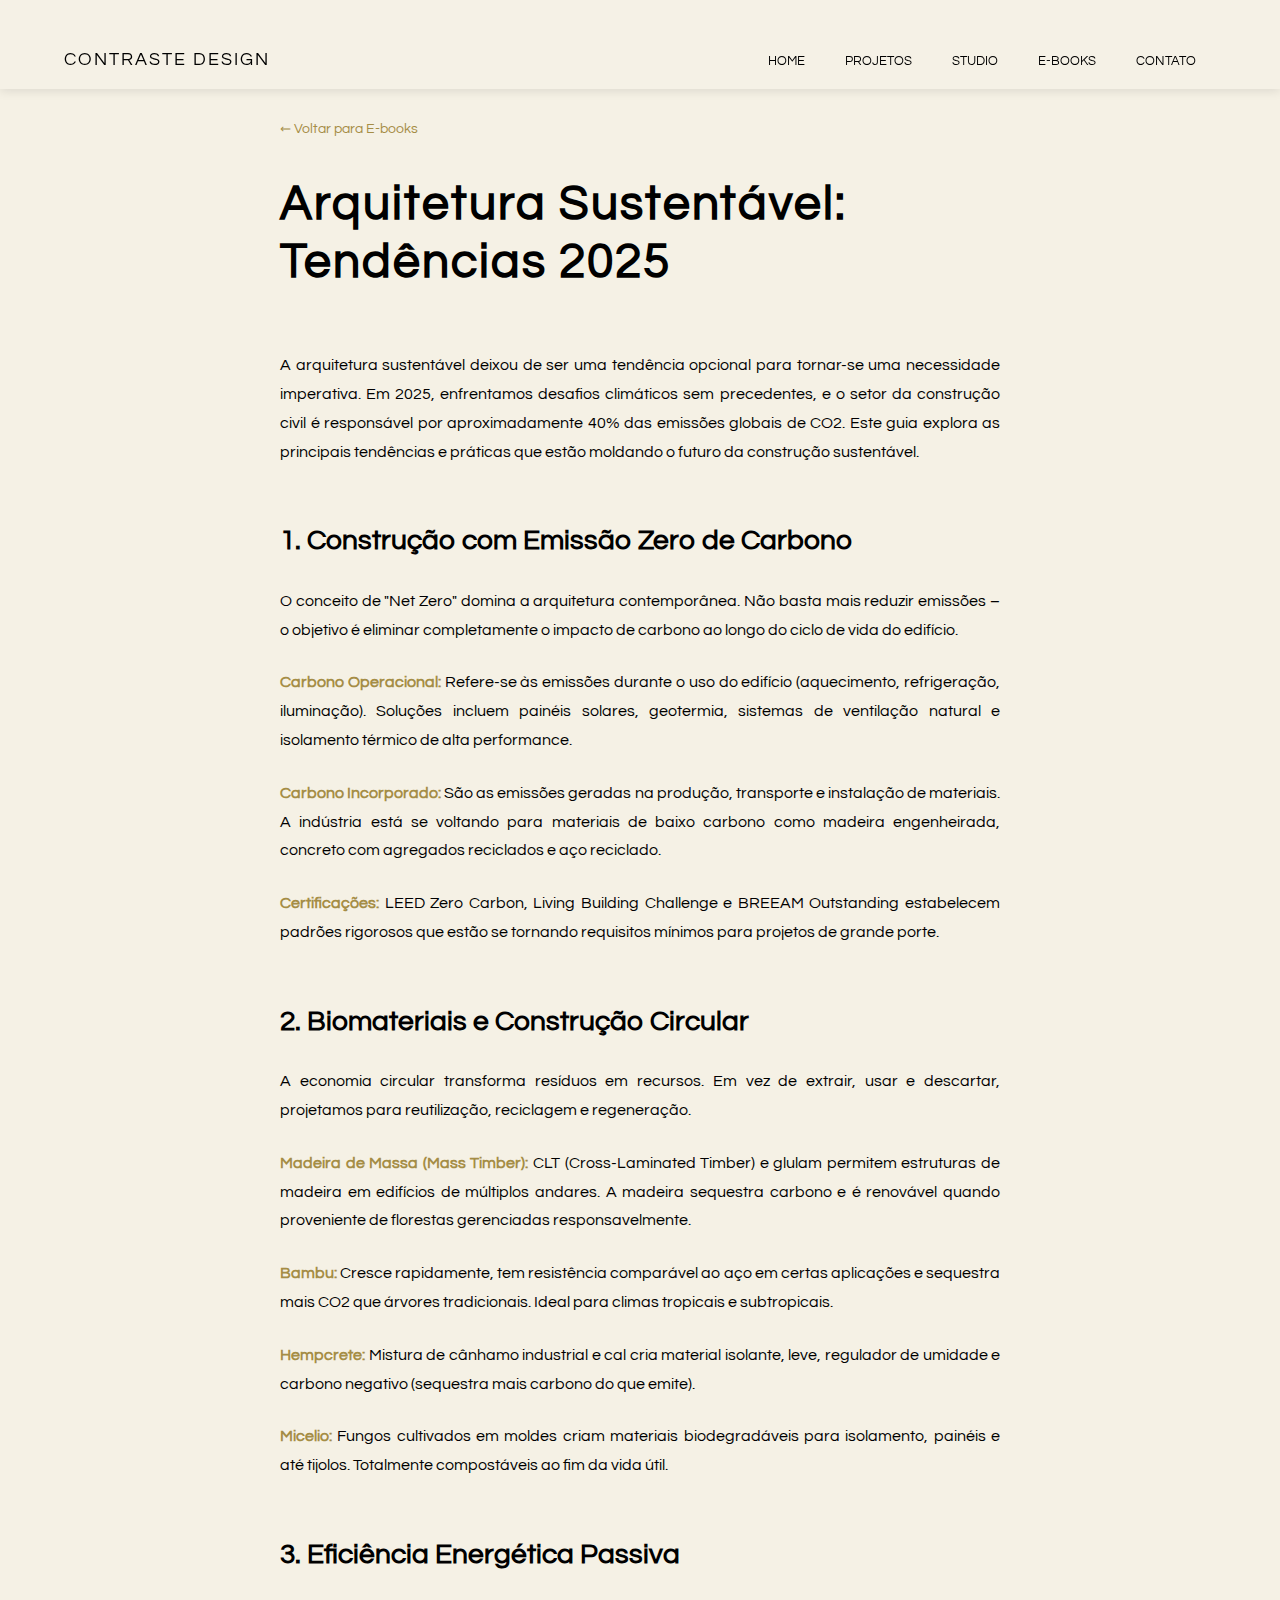
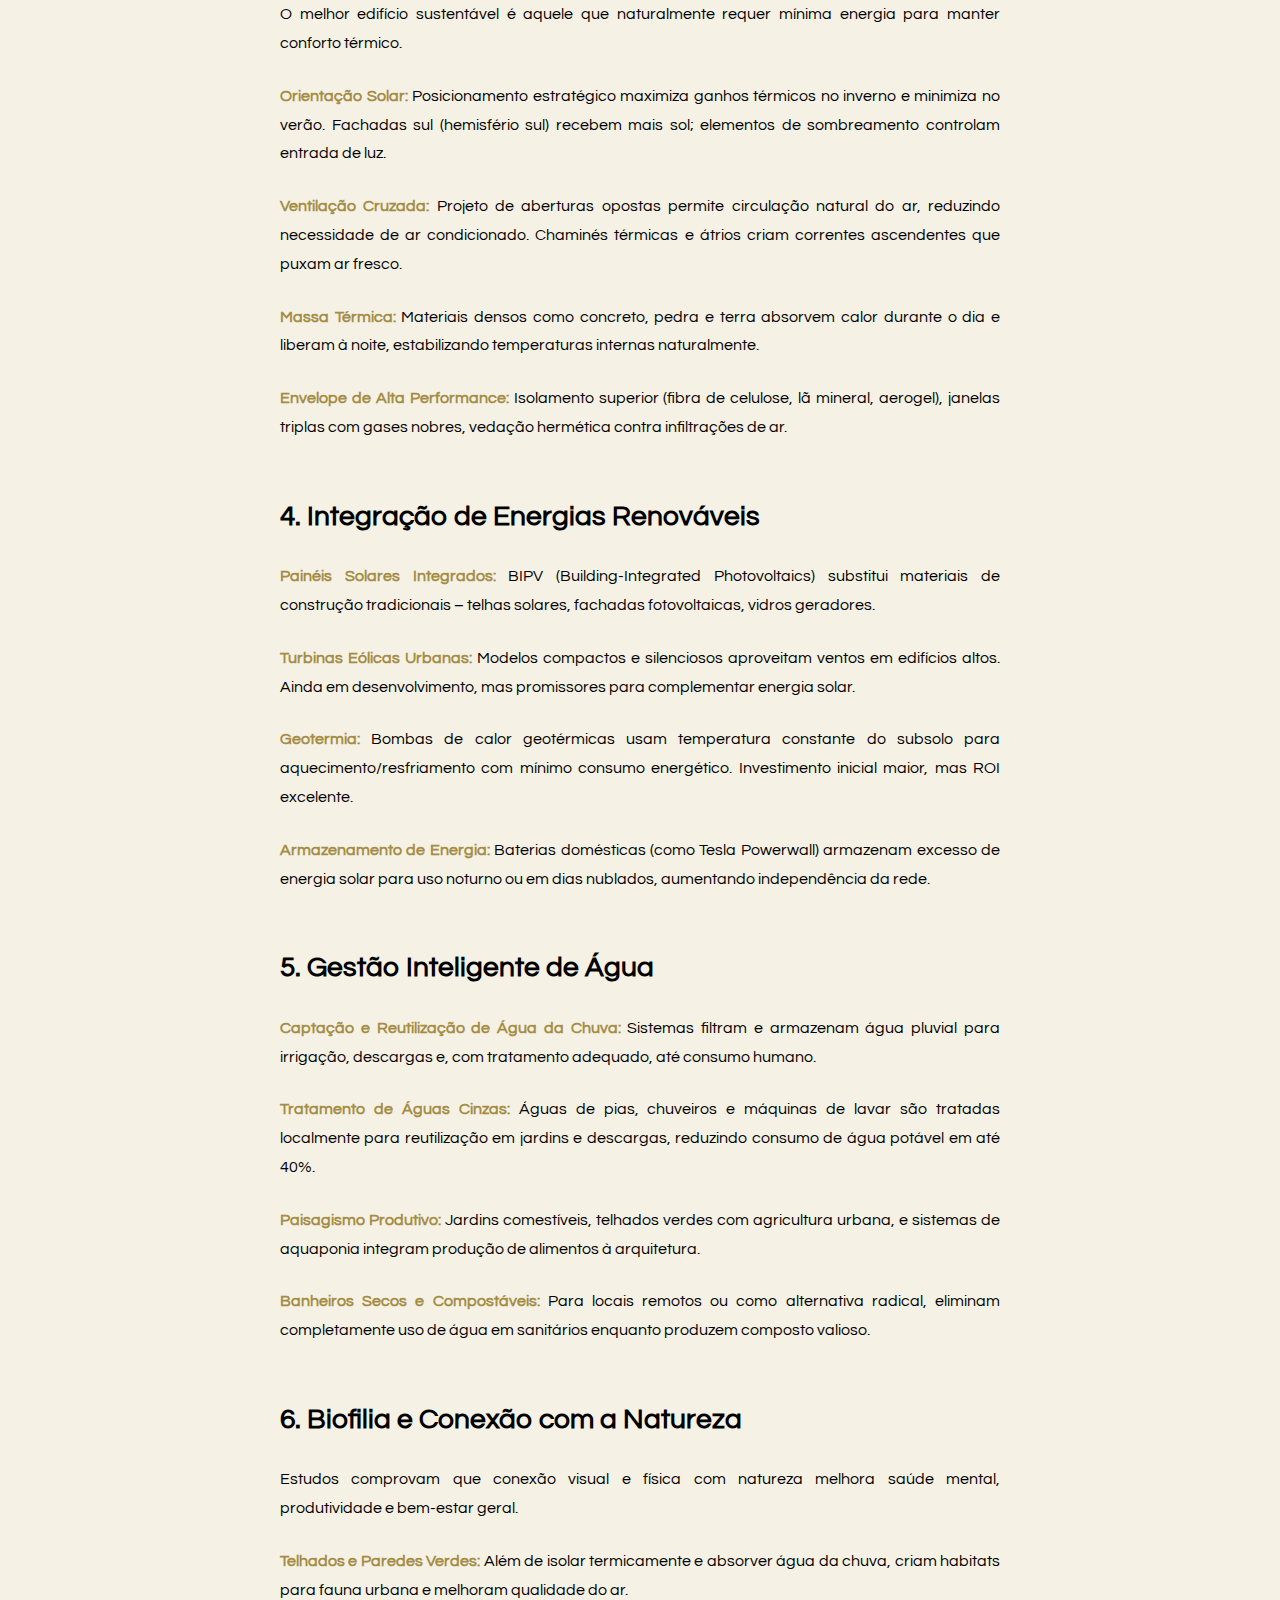
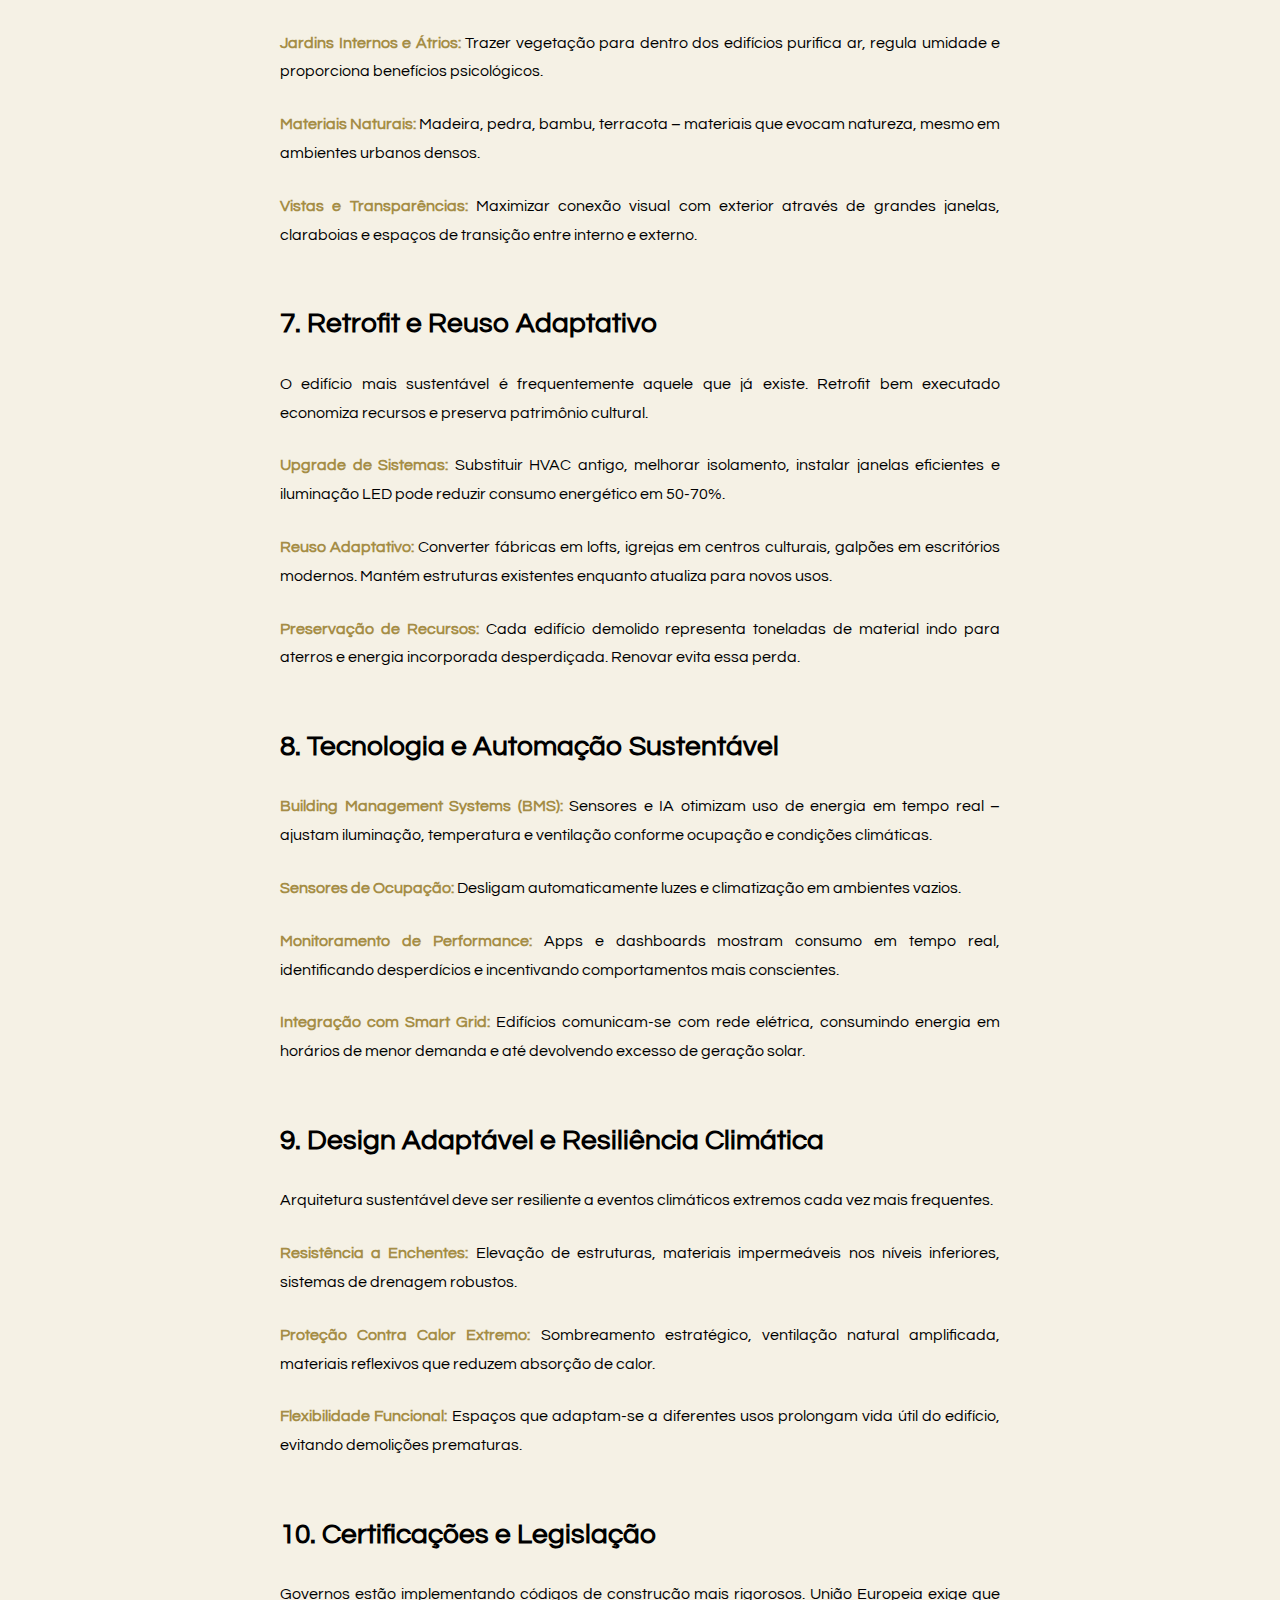
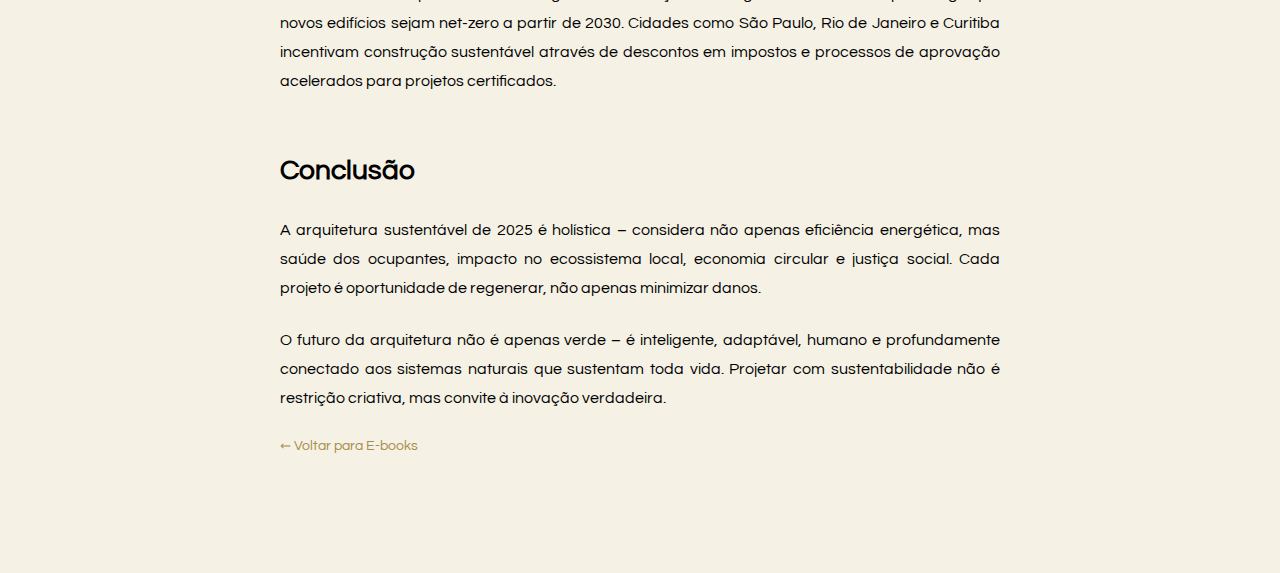
<file: ebook-arquitetura-sustentavel.html>
<!DOCTYPE html>
<html lang="pt">
  <head>
    <meta charset="UTF-8">
    <meta http-equiv="X-UA-Compatible" content="IE=edge">
    <meta name="viewport" content="width=device-width, initial-scale=1.0">
    <title>Arquitetura Sustentável: Tendências 2025 - Contraste Design</title>
    <link rel="preconnect" href="https://fonts.googleapis.com">
    <link rel="preconnect" href="https://fonts.gstatic.com" crossorigin>
    <link href="https://fonts.googleapis.com/css2?family=Questrial&display=swap" rel="stylesheet">
    <link rel="stylesheet" href="style.css">
  </head>
  <body>
    <!-- HEADER -->
    <div id="header" class="scrolled">
      <div class="container">
        <nav>
          <a href="index.html" class="logo no-underline">CONTRASTE DESIGN</a>
          <ul>
            <li><a href="index.html#home">HOME</a></li>
            <li><a href="index.html#projetos">PROJETOS</a></li>
            <li><a href="index.html#STÚDIO">STUDIO</a></li>
            <li><a href="ebooks.html">E-BOOKS</a></li>
            <li><a href="index.html#contato">CONTATO</a></li>
          </ul>
        </nav>
      </div>
    </div>

    <!-- CONTEÚDO DO E-BOOK -->
    <div id="ebook-page">
      <div class="container-ebook">
        <a href="ebooks.html" class="back-link">← Voltar para E-books</a>
        
        <h1 class="ebook-title">Arquitetura Sustentável: Tendências 2025</h1>
        
        <div class="ebook-content">
          <p>A arquitetura sustentável deixou de ser uma tendência opcional para tornar-se uma necessidade imperativa. Em 2025, enfrentamos desafios climáticos sem precedentes, e o setor da construção civil é responsável por aproximadamente 40% das emissões globais de CO2. Este guia explora as principais tendências e práticas que estão moldando o futuro da construção sustentável.</p>

          <h2>1. Construção com Emissão Zero de Carbono</h2>
          <p>O conceito de "Net Zero" domina a arquitetura contemporânea. Não basta mais reduzir emissões – o objetivo é eliminar completamente o impacto de carbono ao longo do ciclo de vida do edifício.</p>
          
          <p><strong>Carbono Operacional:</strong> Refere-se às emissões durante o uso do edifício (aquecimento, refrigeração, iluminação). Soluções incluem painéis solares, geotermia, sistemas de ventilação natural e isolamento térmico de alta performance.</p>
          
          <p><strong>Carbono Incorporado:</strong> São as emissões geradas na produção, transporte e instalação de materiais. A indústria está se voltando para materiais de baixo carbono como madeira engenheirada, concreto com agregados reciclados e aço reciclado.</p>
          
          <p><strong>Certificações:</strong> LEED Zero Carbon, Living Building Challenge e BREEAM Outstanding estabelecem padrões rigorosos que estão se tornando requisitos mínimos para projetos de grande porte.</p>

          <h2>2. Biomateriais e Construção Circular</h2>
          <p>A economia circular transforma resíduos em recursos. Em vez de extrair, usar e descartar, projetamos para reutilização, reciclagem e regeneração.</p>
          
          <p><strong>Madeira de Massa (Mass Timber):</strong> CLT (Cross-Laminated Timber) e glulam permitem estruturas de madeira em edifícios de múltiplos andares. A madeira sequestra carbono e é renovável quando proveniente de florestas gerenciadas responsavelmente.</p>
          
          <p><strong>Bambu:</strong> Cresce rapidamente, tem resistência comparável ao aço em certas aplicações e sequestra mais CO2 que árvores tradicionais. Ideal para climas tropicais e subtropicais.</p>
          
          <p><strong>Hempcrete:</strong> Mistura de cânhamo industrial e cal cria material isolante, leve, regulador de umidade e carbono negativo (sequestra mais carbono do que emite).</p>
          
          <p><strong>Micelio:</strong> Fungos cultivados em moldes criam materiais biodegradáveis para isolamento, painéis e até tijolos. Totalmente compostáveis ao fim da vida útil.</p>

          <h2>3. Eficiência Energética Passiva</h2>
          <p>O melhor edifício sustentável é aquele que naturalmente requer mínima energia para manter conforto térmico.</p>
          
          <p><strong>Orientação Solar:</strong> Posicionamento estratégico maximiza ganhos térmicos no inverno e minimiza no verão. Fachadas sul (hemisfério sul) recebem mais sol; elementos de sombreamento controlam entrada de luz.</p>
          
          <p><strong>Ventilação Cruzada:</strong> Projeto de aberturas opostas permite circulação natural do ar, reduzindo necessidade de ar condicionado. Chaminés térmicas e átrios criam correntes ascendentes que puxam ar fresco.</p>
          
          <p><strong>Massa Térmica:</strong> Materiais densos como concreto, pedra e terra absorvem calor durante o dia e liberam à noite, estabilizando temperaturas internas naturalmente.</p>
          
          <p><strong>Envelope de Alta Performance:</strong> Isolamento superior (fibra de celulose, lã mineral, aerogel), janelas triplas com gases nobres, vedação hermética contra infiltrações de ar.</p>

          <h2>4. Integração de Energias Renováveis</h2>
          <p><strong>Painéis Solares Integrados:</strong> BIPV (Building-Integrated Photovoltaics) substitui materiais de construção tradicionais – telhas solares, fachadas fotovoltaicas, vidros geradores.</p>
          
          <p><strong>Turbinas Eólicas Urbanas:</strong> Modelos compactos e silenciosos aproveitam ventos em edifícios altos. Ainda em desenvolvimento, mas promissores para complementar energia solar.</p>
          
          <p><strong>Geotermia:</strong> Bombas de calor geotérmicas usam temperatura constante do subsolo para aquecimento/resfriamento com mínimo consumo energético. Investimento inicial maior, mas ROI excelente.</p>
          
          <p><strong>Armazenamento de Energia:</strong> Baterias domésticas (como Tesla Powerwall) armazenam excesso de energia solar para uso noturno ou em dias nublados, aumentando independência da rede.</p>

          <h2>5. Gestão Inteligente de Água</h2>
          <p><strong>Captação e Reutilização de Água da Chuva:</strong> Sistemas filtram e armazenam água pluvial para irrigação, descargas e, com tratamento adequado, até consumo humano.</p>
          
          <p><strong>Tratamento de Águas Cinzas:</strong> Águas de pias, chuveiros e máquinas de lavar são tratadas localmente para reutilização em jardins e descargas, reduzindo consumo de água potável em até 40%.</p>
          
          <p><strong>Paisagismo Produtivo:</strong> Jardins comestíveis, telhados verdes com agricultura urbana, e sistemas de aquaponia integram produção de alimentos à arquitetura.</p>
          
          <p><strong>Banheiros Secos e Compostáveis:</strong> Para locais remotos ou como alternativa radical, eliminam completamente uso de água em sanitários enquanto produzem composto valioso.</p>

          <h2>6. Biofilia e Conexão com a Natureza</h2>
          <p>Estudos comprovam que conexão visual e física com natureza melhora saúde mental, produtividade e bem-estar geral.</p>
          
          <p><strong>Telhados e Paredes Verdes:</strong> Além de isolar termicamente e absorver água da chuva, criam habitats para fauna urbana e melhoram qualidade do ar.</p>
          
          <p><strong>Jardins Internos e Átrios:</strong> Trazer vegetação para dentro dos edifícios purifica ar, regula umidade e proporciona benefícios psicológicos.</p>
          
          <p><strong>Materiais Naturais:</strong> Madeira, pedra, bambu, terracota – materiais que evocam natureza, mesmo em ambientes urbanos densos.</p>
          
          <p><strong>Vistas e Transparências:</strong> Maximizar conexão visual com exterior através de grandes janelas, claraboias e espaços de transição entre interno e externo.</p>

          <h2>7. Retrofit e Reuso Adaptativo</h2>
          <p>O edifício mais sustentável é frequentemente aquele que já existe. Retrofit bem executado economiza recursos e preserva patrimônio cultural.</p>
          
          <p><strong>Upgrade de Sistemas:</strong> Substituir HVAC antigo, melhorar isolamento, instalar janelas eficientes e iluminação LED pode reduzir consumo energético em 50-70%.</p>
          
          <p><strong>Reuso Adaptativo:</strong> Converter fábricas em lofts, igrejas em centros culturais, galpões em escritórios modernos. Mantém estruturas existentes enquanto atualiza para novos usos.</p>
          
          <p><strong>Preservação de Recursos:</strong> Cada edifício demolido representa toneladas de material indo para aterros e energia incorporada desperdiçada. Renovar evita essa perda.</p>

          <h2>8. Tecnologia e Automação Sustentável</h2>
          <p><strong>Building Management Systems (BMS):</strong> Sensores e IA otimizam uso de energia em tempo real – ajustam iluminação, temperatura e ventilação conforme ocupação e condições climáticas.</p>
          
          <p><strong>Sensores de Ocupação:</strong> Desligam automaticamente luzes e climatização em ambientes vazios.</p>
          
          <p><strong>Monitoramento de Performance:</strong> Apps e dashboards mostram consumo em tempo real, identificando desperdícios e incentivando comportamentos mais conscientes.</p>
          
          <p><strong>Integração com Smart Grid:</strong> Edifícios comunicam-se com rede elétrica, consumindo energia em horários de menor demanda e até devolvendo excesso de geração solar.</p>

          <h2>9. Design Adaptável e Resiliência Climática</h2>
          <p>Arquitetura sustentável deve ser resiliente a eventos climáticos extremos cada vez mais frequentes.</p>
          
          <p><strong>Resistência a Enchentes:</strong> Elevação de estruturas, materiais impermeáveis nos níveis inferiores, sistemas de drenagem robustos.</p>
          
          <p><strong>Proteção Contra Calor Extremo:</strong> Sombreamento estratégico, ventilação natural amplificada, materiais reflexivos que reduzem absorção de calor.</p>
          
          <p><strong>Flexibilidade Funcional:</strong> Espaços que adaptam-se a diferentes usos prolongam vida útil do edifício, evitando demolições prematuras.</p>

          <h2>10. Certificações e Legislação</h2>
          <p>Governos estão implementando códigos de construção mais rigorosos. União Europeia exige que novos edifícios sejam net-zero a partir de 2030. Cidades como São Paulo, Rio de Janeiro e Curitiba incentivam construção sustentável através de descontos em impostos e processos de aprovação acelerados para projetos certificados.</p>

          <h2>Conclusão</h2>
          <p>A arquitetura sustentável de 2025 é holística – considera não apenas eficiência energética, mas saúde dos ocupantes, impacto no ecossistema local, economia circular e justiça social. Cada projeto é oportunidade de regenerar, não apenas minimizar danos.</p>
          
          <p>O futuro da arquitetura não é apenas verde – é inteligente, adaptável, humano e profundamente conectado aos sistemas naturais que sustentam toda vida. Projetar com sustentabilidade não é restrição criativa, mas convite à inovação verdadeira.</p>
        </div>

        <a href="ebooks.html" class="back-link">← Voltar para E-books</a>
      </div>
    </div>

  </body>
</html>
</file>
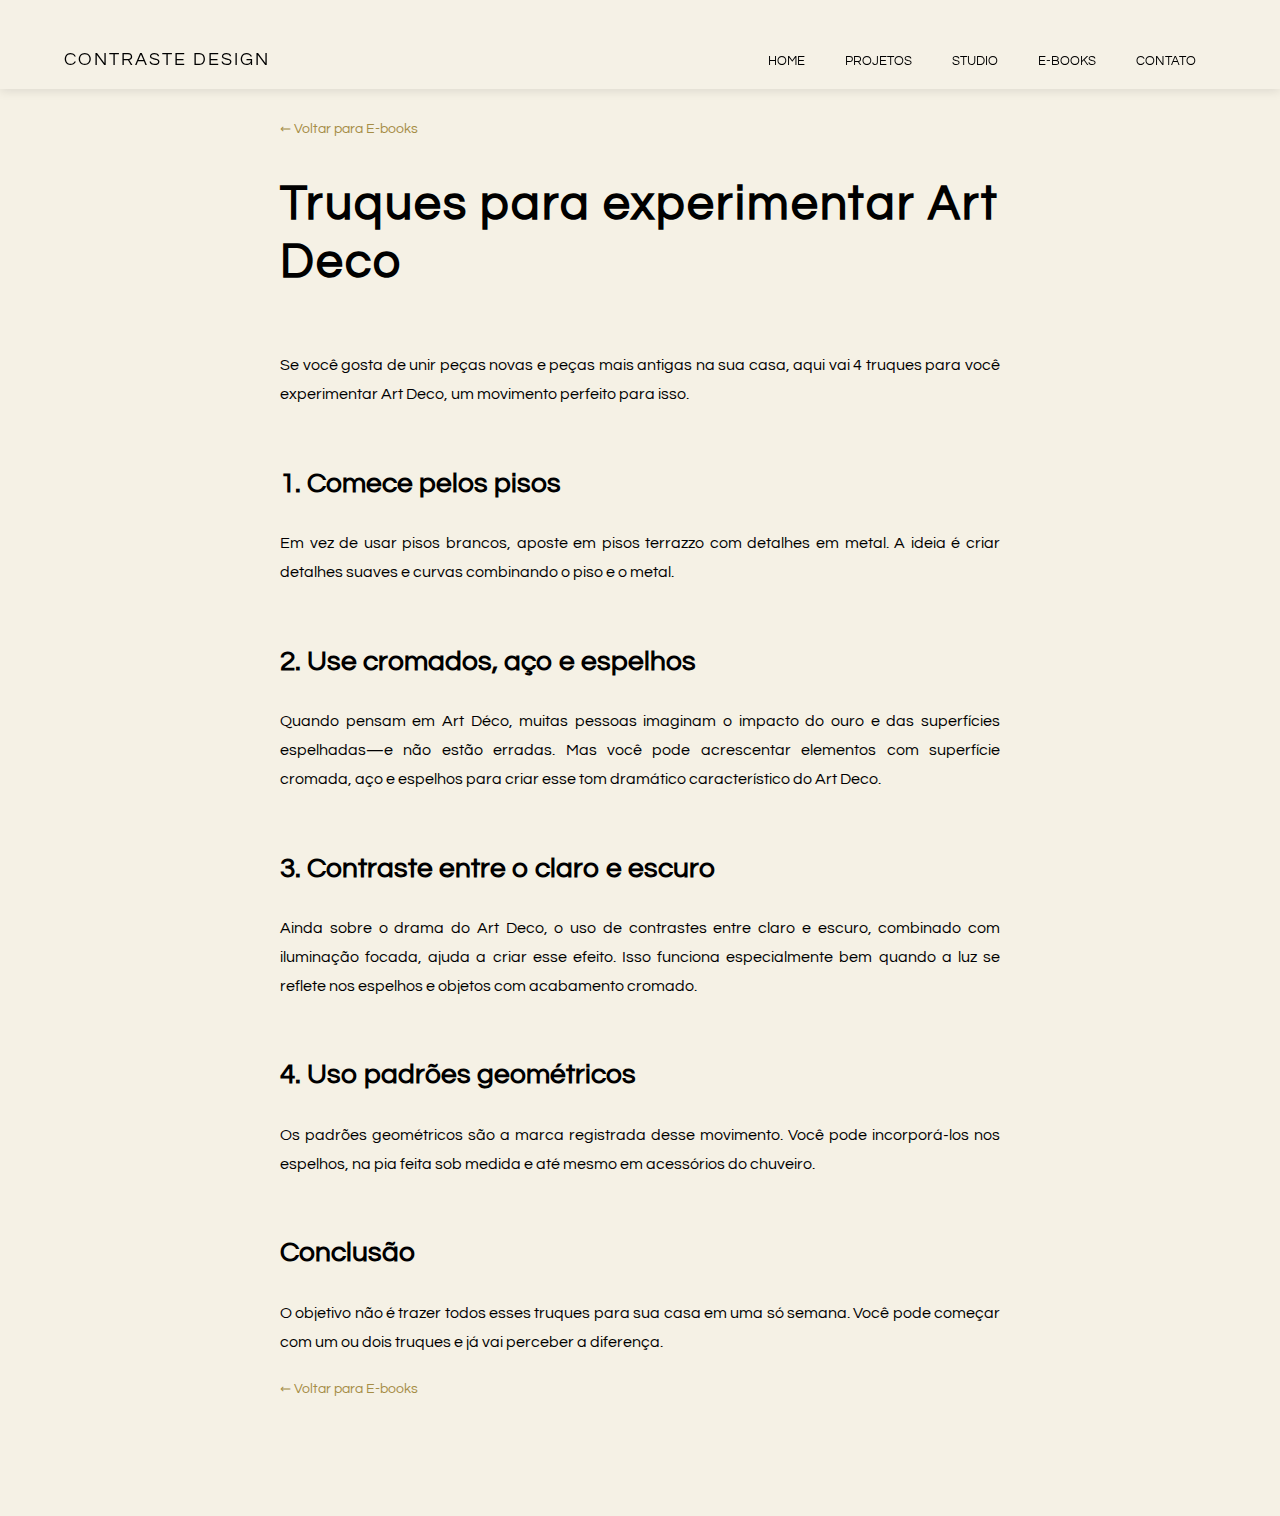
<file: ebook-artdeco.html>
<!DOCTYPE html>
<html lang="pt">
  <head>
    <meta charset="UTF-8">
    <meta http-equiv="X-UA-Compatible" content="IE=edge">
    <meta name="viewport" content="width=device-width, initial-scale=1.0">
    <title>Paleta de Cores: Como Escolher para Cada Ambiente - Contraste Design</title>
    <link rel="preconnect" href="https://fonts.googleapis.com">
    <link rel="preconnect" href="https://fonts.gstatic.com" crossorigin>
    <link href="https://fonts.googleapis.com/css2?family=Questrial&display=swap" rel="stylesheet">
    <link rel="stylesheet" href="style.css">
  </head>
  <body>
    <!-- HEADER -->
    <div id="header" class="scrolled">
      <div class="container">
        <nav>
          <a href="index.html" class="logo no-underline">CONTRASTE DESIGN</a>
          <ul>
            <li><a href="index.html#home">HOME</a></li>
            <li><a href="index.html#projetos">PROJETOS</a></li>
            <li><a href="index.html#STÚDIO">STUDIO</a></li>
            <li><a href="ebooks.html">E-BOOKS</a></li>
            <li><a href="index.html#contato">CONTATO</a></li>
          </ul>
        </nav>
      </div>
    </div>

    <!-- CONTEÚDO DO E-BOOK -->
    <div id="ebook-page">
      <div class="container-ebook">
        <a href="ebooks.html" class="back-link">← Voltar para E-books</a>
        
        <h1 class="ebook-title">Truques para experimentar Art Deco</h1>
        
        <div class="ebook-content">
          <p>Se você gosta de unir peças novas e peças mais antigas na sua casa, aqui vai 4 truques para você experimentar Art Deco, um movimento perfeito para isso.</p>

          <h2>1. Comece pelos pisos</h2>
          <p>Em vez de usar pisos brancos, aposte em pisos terrazzo com detalhes em metal. A ideia é criar detalhes suaves e curvas combinando o piso e o metal.</p>
          
          <h2>2. Use cromados, aço e espelhos</h2>
          <p>Quando pensam em Art Déco, muitas pessoas imaginam o impacto do ouro e das superfícies espelhadas—e não estão erradas. Mas você pode acrescentar elementos com superfície cromada, aço e espelhos para criar esse tom dramático característico do Art Deco.</p>

          <h2>3. Contraste entre o claro e escuro</h2>
          <p>Ainda sobre o drama do Art Deco, o uso de contrastes entre claro e escuro, combinado com iluminação focada, ajuda a criar esse efeito. Isso funciona especialmente bem quando a luz se reflete nos espelhos e objetos com acabamento cromado.</p>
          
          <h2>4. Uso padrões geométricos</h2>
          <p>Os padrões geométricos são a marca registrada desse movimento. Você pode incorporá-los nos espelhos, na pia feita sob medida e até mesmo em acessórios do chuveiro.</p>
    
          <h2>Conclusão</h2>
          <p>O objetivo não é trazer todos esses truques para sua casa em uma só semana. Você pode começar com um ou dois truques e já vai perceber a diferença.</p>

        </div>

        <a href="ebooks.html" class="back-link">← Voltar para E-books</a>
      </div>
    </div>

  </body>
</html>
</file>
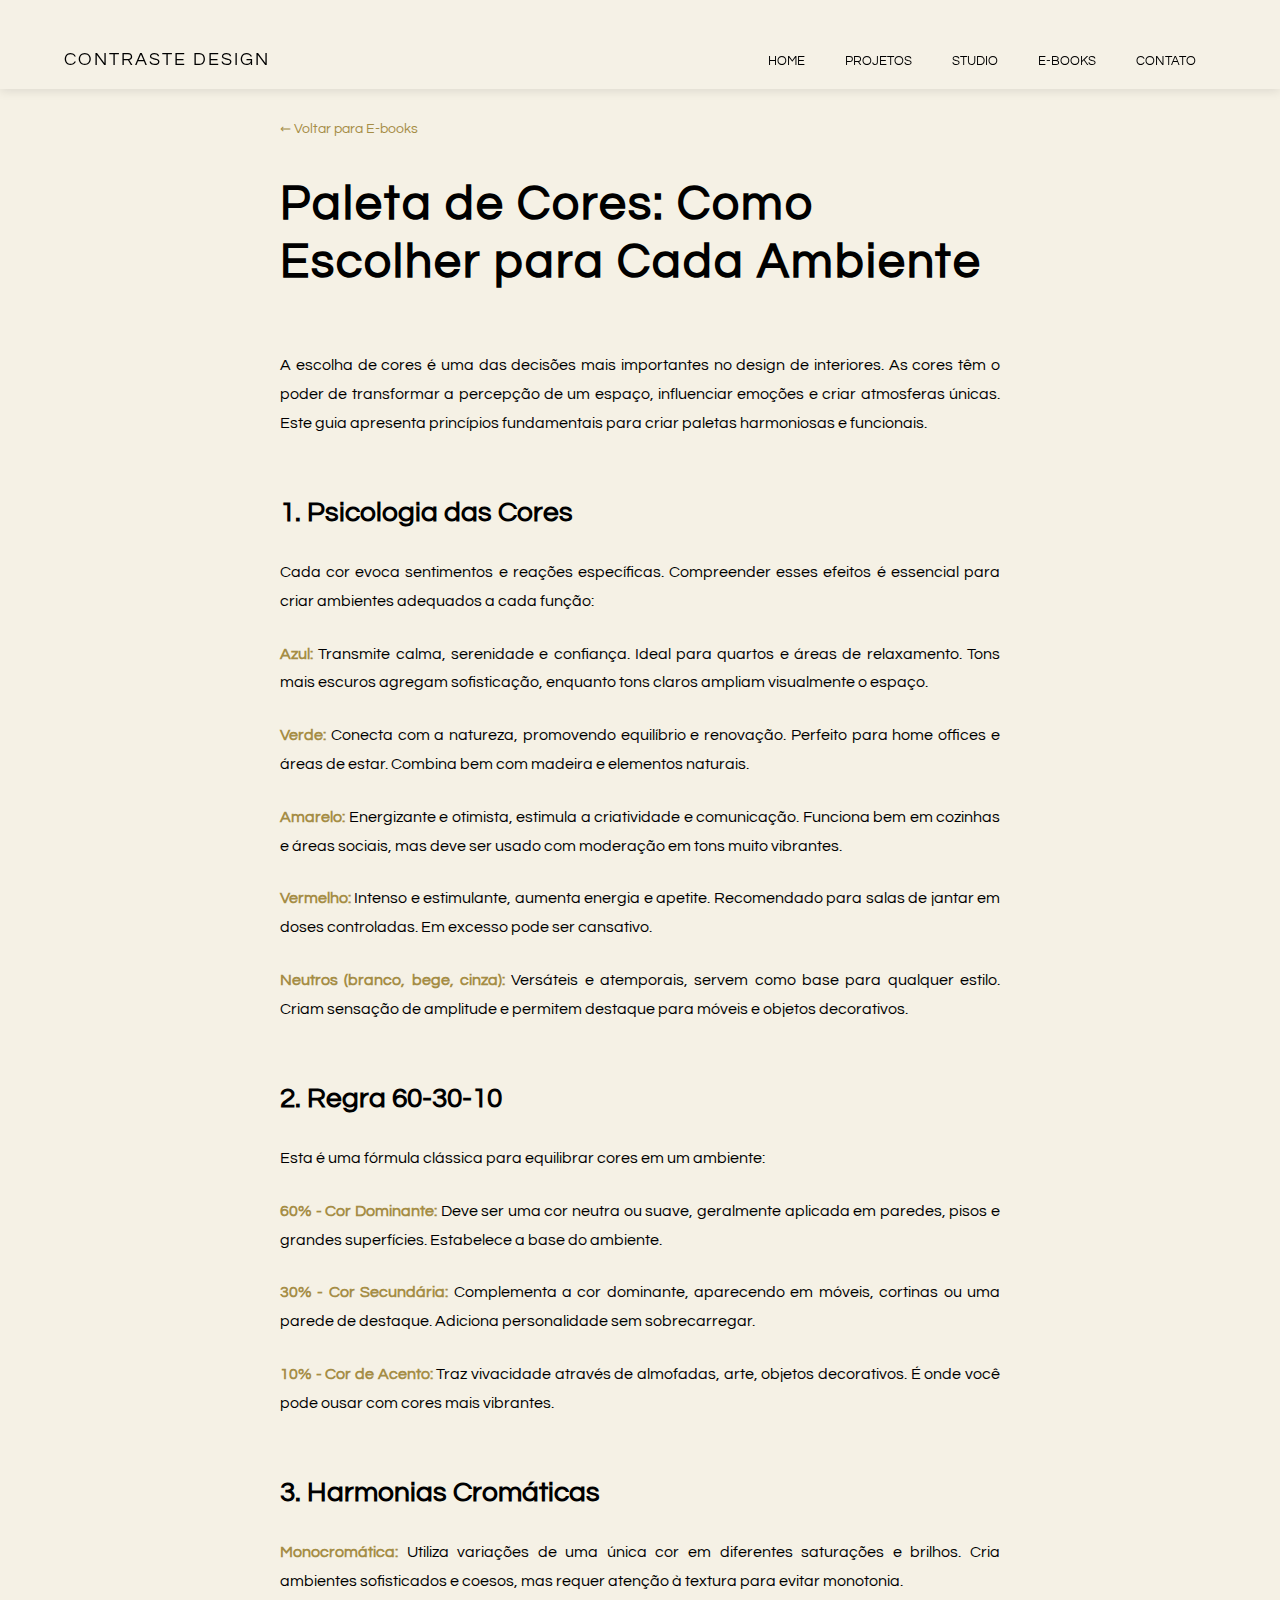
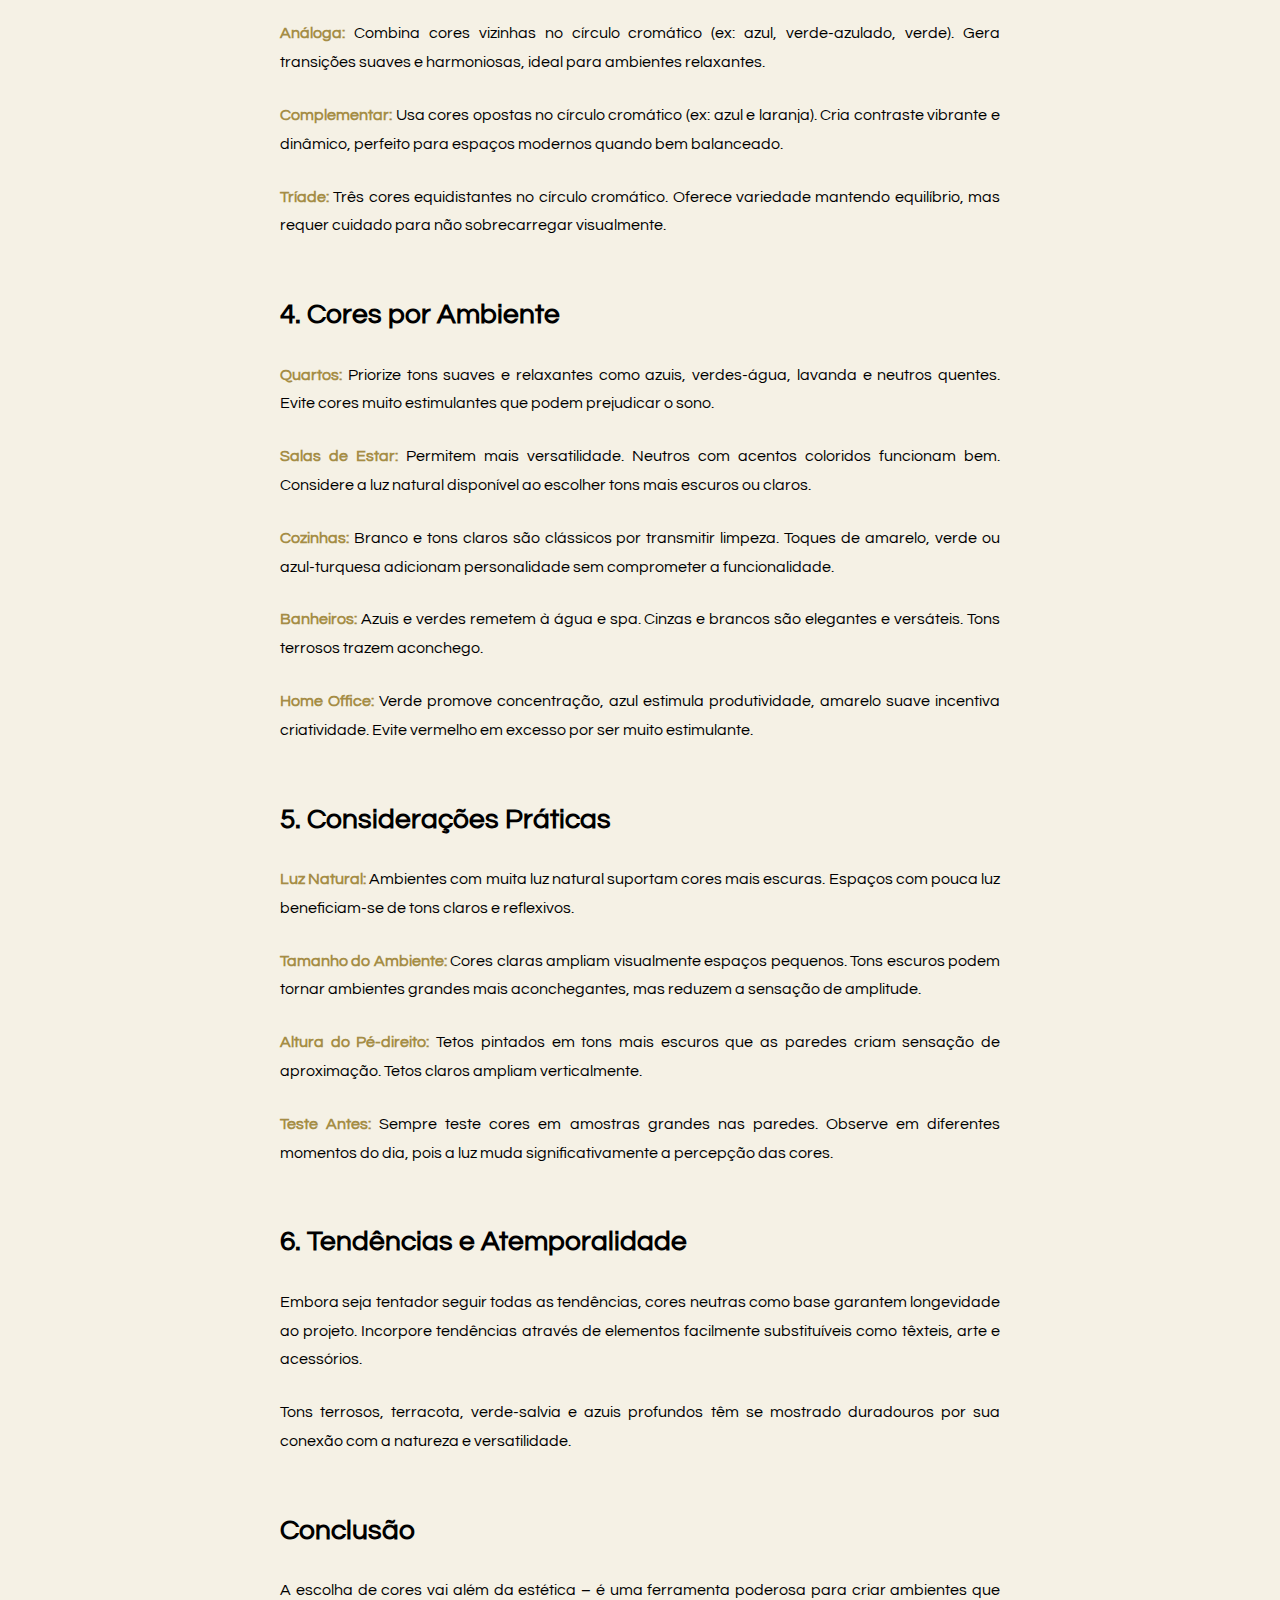
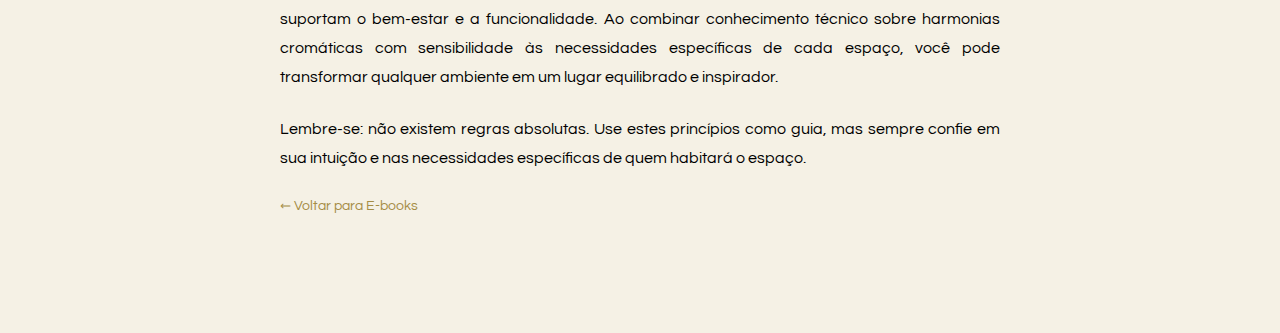
<file: ebook-cores.html>
<!DOCTYPE html>
<html lang="pt">
  <head>
    <meta charset="UTF-8">
    <meta http-equiv="X-UA-Compatible" content="IE=edge">
    <meta name="viewport" content="width=device-width, initial-scale=1.0">
    <title>Paleta de Cores: Como Escolher para Cada Ambiente - Contraste Design</title>
    <link rel="preconnect" href="https://fonts.googleapis.com">
    <link rel="preconnect" href="https://fonts.gstatic.com" crossorigin>
    <link href="https://fonts.googleapis.com/css2?family=Questrial&display=swap" rel="stylesheet">
    <link rel="stylesheet" href="style.css">
  </head>
  <body>
    <!-- HEADER -->
    <div id="header" class="scrolled">
      <div class="container">
        <nav>
          <a href="index.html" class="logo no-underline">CONTRASTE DESIGN</a>
          <ul>
            <li><a href="index.html#home">HOME</a></li>
            <li><a href="index.html#projetos">PROJETOS</a></li>
            <li><a href="index.html#STÚDIO">STUDIO</a></li>
            <li><a href="ebooks.html">E-BOOKS</a></li>
            <li><a href="index.html#contato">CONTATO</a></li>
          </ul>
        </nav>
      </div>
    </div>

    <!-- CONTEÚDO DO E-BOOK -->
    <div id="ebook-page">
      <div class="container-ebook">
        <a href="ebooks.html" class="back-link">← Voltar para E-books</a>
        
        <h1 class="ebook-title">Paleta de Cores: Como Escolher para Cada Ambiente</h1>
        
        <div class="ebook-content">
          <p>A escolha de cores é uma das decisões mais importantes no design de interiores. As cores têm o poder de transformar a percepção de um espaço, influenciar emoções e criar atmosferas únicas. Este guia apresenta princípios fundamentais para criar paletas harmoniosas e funcionais.</p>

          <h2>1. Psicologia das Cores</h2>
          <p>Cada cor evoca sentimentos e reações específicas. Compreender esses efeitos é essencial para criar ambientes adequados a cada função:</p>
          
          <p><strong>Azul:</strong> Transmite calma, serenidade e confiança. Ideal para quartos e áreas de relaxamento. Tons mais escuros agregam sofisticação, enquanto tons claros ampliam visualmente o espaço.</p>
          
          <p><strong>Verde:</strong> Conecta com a natureza, promovendo equilíbrio e renovação. Perfeito para home offices e áreas de estar. Combina bem com madeira e elementos naturais.</p>
          
          <p><strong>Amarelo:</strong> Energizante e otimista, estimula a criatividade e comunicação. Funciona bem em cozinhas e áreas sociais, mas deve ser usado com moderação em tons muito vibrantes.</p>
          
          <p><strong>Vermelho:</strong> Intenso e estimulante, aumenta energia e apetite. Recomendado para salas de jantar em doses controladas. Em excesso pode ser cansativo.</p>
          
          <p><strong>Neutros (branco, bege, cinza):</strong> Versáteis e atemporais, servem como base para qualquer estilo. Criam sensação de amplitude e permitem destaque para móveis e objetos decorativos.</p>

          <h2>2. Regra 60-30-10</h2>
          <p>Esta é uma fórmula clássica para equilibrar cores em um ambiente:</p>
          
          <p><strong>60% - Cor Dominante:</strong> Deve ser uma cor neutra ou suave, geralmente aplicada em paredes, pisos e grandes superfícies. Estabelece a base do ambiente.</p>
          
          <p><strong>30% - Cor Secundária:</strong> Complementa a cor dominante, aparecendo em móveis, cortinas ou uma parede de destaque. Adiciona personalidade sem sobrecarregar.</p>
          
          <p><strong>10% - Cor de Acento:</strong> Traz vivacidade através de almofadas, arte, objetos decorativos. É onde você pode ousar com cores mais vibrantes.</p>

          <h2>3. Harmonias Cromáticas</h2>
          <p><strong>Monocromática:</strong> Utiliza variações de uma única cor em diferentes saturações e brilhos. Cria ambientes sofisticados e coesos, mas requer atenção à textura para evitar monotonia.</p>
          
          <p><strong>Análoga:</strong> Combina cores vizinhas no círculo cromático (ex: azul, verde-azulado, verde). Gera transições suaves e harmoniosas, ideal para ambientes relaxantes.</p>
          
          <p><strong>Complementar:</strong> Usa cores opostas no círculo cromático (ex: azul e laranja). Cria contraste vibrante e dinâmico, perfeito para espaços modernos quando bem balanceado.</p>
          
          <p><strong>Tríade:</strong> Três cores equidistantes no círculo cromático. Oferece variedade mantendo equilíbrio, mas requer cuidado para não sobrecarregar visualmente.</p>

          <h2>4. Cores por Ambiente</h2>
          <p><strong>Quartos:</strong> Priorize tons suaves e relaxantes como azuis, verdes-água, lavanda e neutros quentes. Evite cores muito estimulantes que podem prejudicar o sono.</p>
          
          <p><strong>Salas de Estar:</strong> Permitem mais versatilidade. Neutros com acentos coloridos funcionam bem. Considere a luz natural disponível ao escolher tons mais escuros ou claros.</p>
          
          <p><strong>Cozinhas:</strong> Branco e tons claros são clássicos por transmitir limpeza. Toques de amarelo, verde ou azul-turquesa adicionam personalidade sem comprometer a funcionalidade.</p>
          
          <p><strong>Banheiros:</strong> Azuis e verdes remetem à água e spa. Cinzas e brancos são elegantes e versáteis. Tons terrosos trazem aconchego.</p>
          
          <p><strong>Home Office:</strong> Verde promove concentração, azul estimula produtividade, amarelo suave incentiva criatividade. Evite vermelho em excesso por ser muito estimulante.</p>

          <h2>5. Considerações Práticas</h2>
          <p><strong>Luz Natural:</strong> Ambientes com muita luz natural suportam cores mais escuras. Espaços com pouca luz beneficiam-se de tons claros e reflexivos.</p>
          
          <p><strong>Tamanho do Ambiente:</strong> Cores claras ampliam visualmente espaços pequenos. Tons escuros podem tornar ambientes grandes mais aconchegantes, mas reduzem a sensação de amplitude.</p>
          
          <p><strong>Altura do Pé-direito:</strong> Tetos pintados em tons mais escuros que as paredes criam sensação de aproximação. Tetos claros ampliam verticalmente.</p>
          
          <p><strong>Teste Antes:</strong> Sempre teste cores em amostras grandes nas paredes. Observe em diferentes momentos do dia, pois a luz muda significativamente a percepção das cores.</p>

          <h2>6. Tendências e Atemporalidade</h2>
          <p>Embora seja tentador seguir todas as tendências, cores neutras como base garantem longevidade ao projeto. Incorpore tendências através de elementos facilmente substituíveis como têxteis, arte e acessórios.</p>
          
          <p>Tons terrosos, terracota, verde-salvia e azuis profundos têm se mostrado duradouros por sua conexão com a natureza e versatilidade.</p>

          <h2>Conclusão</h2>
          <p>A escolha de cores vai além da estética – é uma ferramenta poderosa para criar ambientes que suportam o bem-estar e a funcionalidade. Ao combinar conhecimento técnico sobre harmonias cromáticas com sensibilidade às necessidades específicas de cada espaço, você pode transformar qualquer ambiente em um lugar equilibrado e inspirador.</p>
          
          <p>Lembre-se: não existem regras absolutas. Use estes princípios como guia, mas sempre confie em sua intuição e nas necessidades específicas de quem habitará o espaço.</p>
        </div>

        <a href="ebooks.html" class="back-link">← Voltar para E-books</a>
      </div>
    </div>

  </body>
</html>
</file>
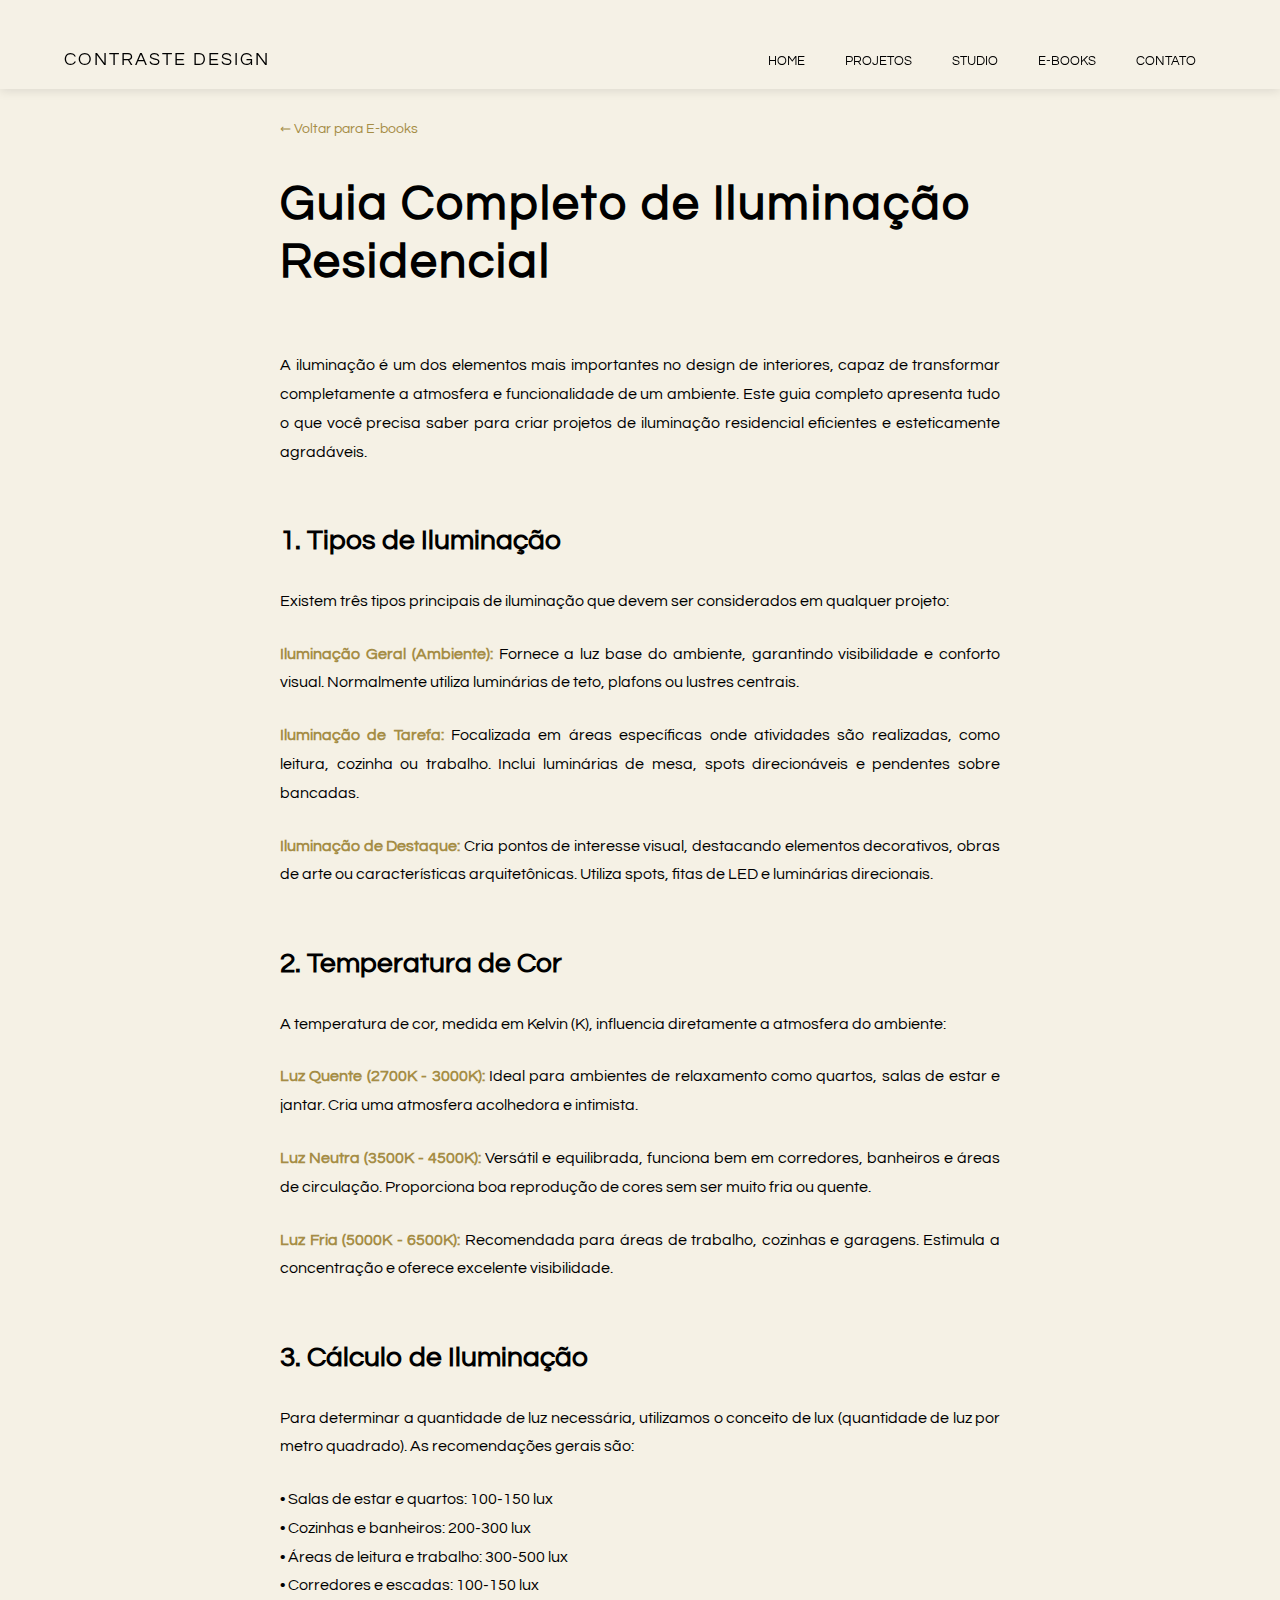
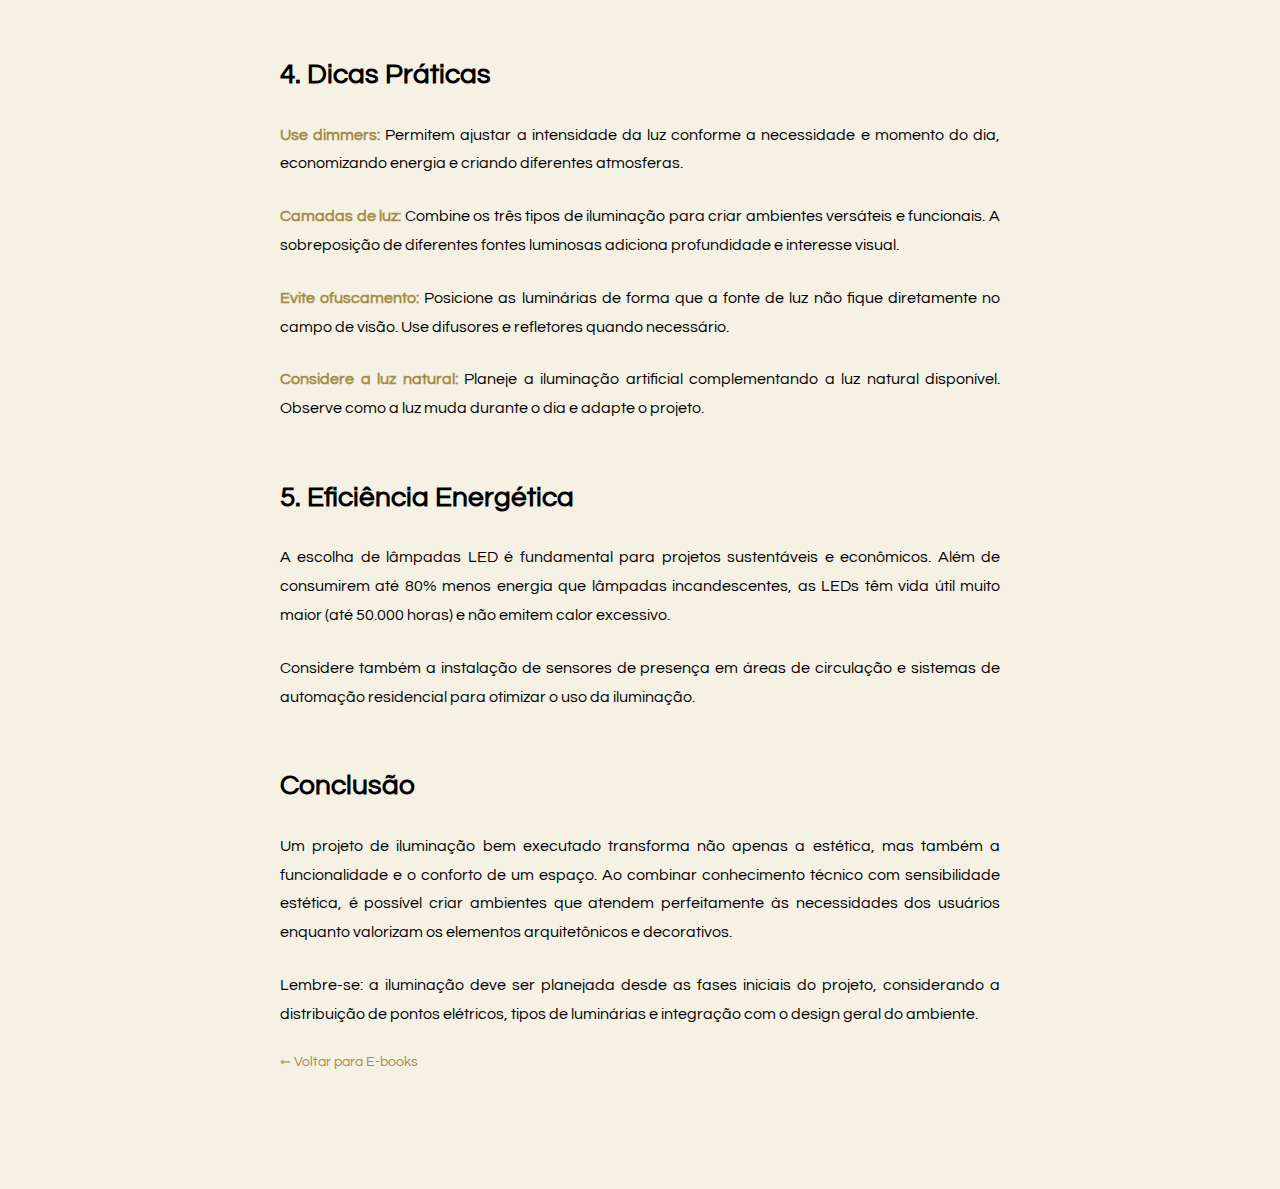
<file: ebook-iluminacao.html>
<!DOCTYPE html>
<html lang="pt">
  <head>
    <meta charset="UTF-8">
    <meta http-equiv="X-UA-Compatible" content="IE=edge">
    <meta name="viewport" content="width=device-width, initial-scale=1.0">
    <title>Guia Completo de Iluminação Residencial - Contraste Design</title>
    <link rel="preconnect" href="https://fonts.googleapis.com">
    <link rel="preconnect" href="https://fonts.gstatic.com" crossorigin>
    <link href="https://fonts.googleapis.com/css2?family=Questrial&display=swap" rel="stylesheet">
    <link rel="stylesheet" href="style.css">
  </head>
  <body>
    <!-- HEADER -->
    <div id="header" class="scrolled">
      <div class="container">
        <nav>
          <a href="index.html" class="logo no-underline">CONTRASTE DESIGN</a>
          <ul>
            <li><a href="index.html#home">HOME</a></li>
            <li><a href="index.html#projetos">PROJETOS</a></li>
            <li><a href="index.html#STÚDIO">STUDIO</a></li>
            <li><a href="ebooks.html">E-BOOKS</a></li>
            <li><a href="index.html#contato">CONTATO</a></li>
          </ul>
        </nav>
      </div>
    </div>

    <!-- CONTEÚDO DO E-BOOK -->
    <div id="ebook-page">
      <div class="container-ebook">
        <a href="ebooks.html" class="back-link">← Voltar para E-books</a>
        
        <h1 class="ebook-title">Guia Completo de Iluminação Residencial</h1>
        
        <div class="ebook-content">
          <p>A iluminação é um dos elementos mais importantes no design de interiores, capaz de transformar completamente a atmosfera e funcionalidade de um ambiente. Este guia completo apresenta tudo o que você precisa saber para criar projetos de iluminação residencial eficientes e esteticamente agradáveis.</p>

          <h2>1. Tipos de Iluminação</h2>
          <p>Existem três tipos principais de iluminação que devem ser considerados em qualquer projeto:</p>
          
          <p><strong>Iluminação Geral (Ambiente):</strong> Fornece a luz base do ambiente, garantindo visibilidade e conforto visual. Normalmente utiliza luminárias de teto, plafons ou lustres centrais.</p>
          
          <p><strong>Iluminação de Tarefa:</strong> Focalizada em áreas específicas onde atividades são realizadas, como leitura, cozinha ou trabalho. Inclui luminárias de mesa, spots direcionáveis e pendentes sobre bancadas.</p>
          
          <p><strong>Iluminação de Destaque:</strong> Cria pontos de interesse visual, destacando elementos decorativos, obras de arte ou características arquitetônicas. Utiliza spots, fitas de LED e luminárias direcionais.</p>

          <h2>2. Temperatura de Cor</h2>
          <p>A temperatura de cor, medida em Kelvin (K), influencia diretamente a atmosfera do ambiente:</p>
          
          <p><strong>Luz Quente (2700K - 3000K):</strong> Ideal para ambientes de relaxamento como quartos, salas de estar e jantar. Cria uma atmosfera acolhedora e intimista.</p>
          
          <p><strong>Luz Neutra (3500K - 4500K):</strong> Versátil e equilibrada, funciona bem em corredores, banheiros e áreas de circulação. Proporciona boa reprodução de cores sem ser muito fria ou quente.</p>
          
          <p><strong>Luz Fria (5000K - 6500K):</strong> Recomendada para áreas de trabalho, cozinhas e garagens. Estimula a concentração e oferece excelente visibilidade.</p>

          <h2>3. Cálculo de Iluminação</h2>
          <p>Para determinar a quantidade de luz necessária, utilizamos o conceito de lux (quantidade de luz por metro quadrado). As recomendações gerais são:</p>
          
          <p>• Salas de estar e quartos: 100-150 lux<br>
          • Cozinhas e banheiros: 200-300 lux<br>
          • Áreas de leitura e trabalho: 300-500 lux<br>
          • Corredores e escadas: 100-150 lux</p>

          <h2>4. Dicas Práticas</h2>
          <p><strong>Use dimmers:</strong> Permitem ajustar a intensidade da luz conforme a necessidade e momento do dia, economizando energia e criando diferentes atmosferas.</p>
          
          <p><strong>Camadas de luz:</strong> Combine os três tipos de iluminação para criar ambientes versáteis e funcionais. A sobreposição de diferentes fontes luminosas adiciona profundidade e interesse visual.</p>
          
          <p><strong>Evite ofuscamento:</strong> Posicione as luminárias de forma que a fonte de luz não fique diretamente no campo de visão. Use difusores e refletores quando necessário.</p>
          
          <p><strong>Considere a luz natural:</strong> Planeje a iluminação artificial complementando a luz natural disponível. Observe como a luz muda durante o dia e adapte o projeto.</p>

          <h2>5. Eficiência Energética</h2>
          <p>A escolha de lâmpadas LED é fundamental para projetos sustentáveis e econômicos. Além de consumirem até 80% menos energia que lâmpadas incandescentes, as LEDs têm vida útil muito maior (até 50.000 horas) e não emitem calor excessivo.</p>
          
          <p>Considere também a instalação de sensores de presença em áreas de circulação e sistemas de automação residencial para otimizar o uso da iluminação.</p>

          <h2>Conclusão</h2>
          <p>Um projeto de iluminação bem executado transforma não apenas a estética, mas também a funcionalidade e o conforto de um espaço. Ao combinar conhecimento técnico com sensibilidade estética, é possível criar ambientes que atendem perfeitamente às necessidades dos usuários enquanto valorizam os elementos arquitetônicos e decorativos.</p>
          
          <p>Lembre-se: a iluminação deve ser planejada desde as fases iniciais do projeto, considerando a distribuição de pontos elétricos, tipos de luminárias e integração com o design geral do ambiente.</p>
        </div>

        <a href="ebooks.html" class="back-link">← Voltar para E-books</a>
      </div>
    </div>

  </body>
</html>
</file>
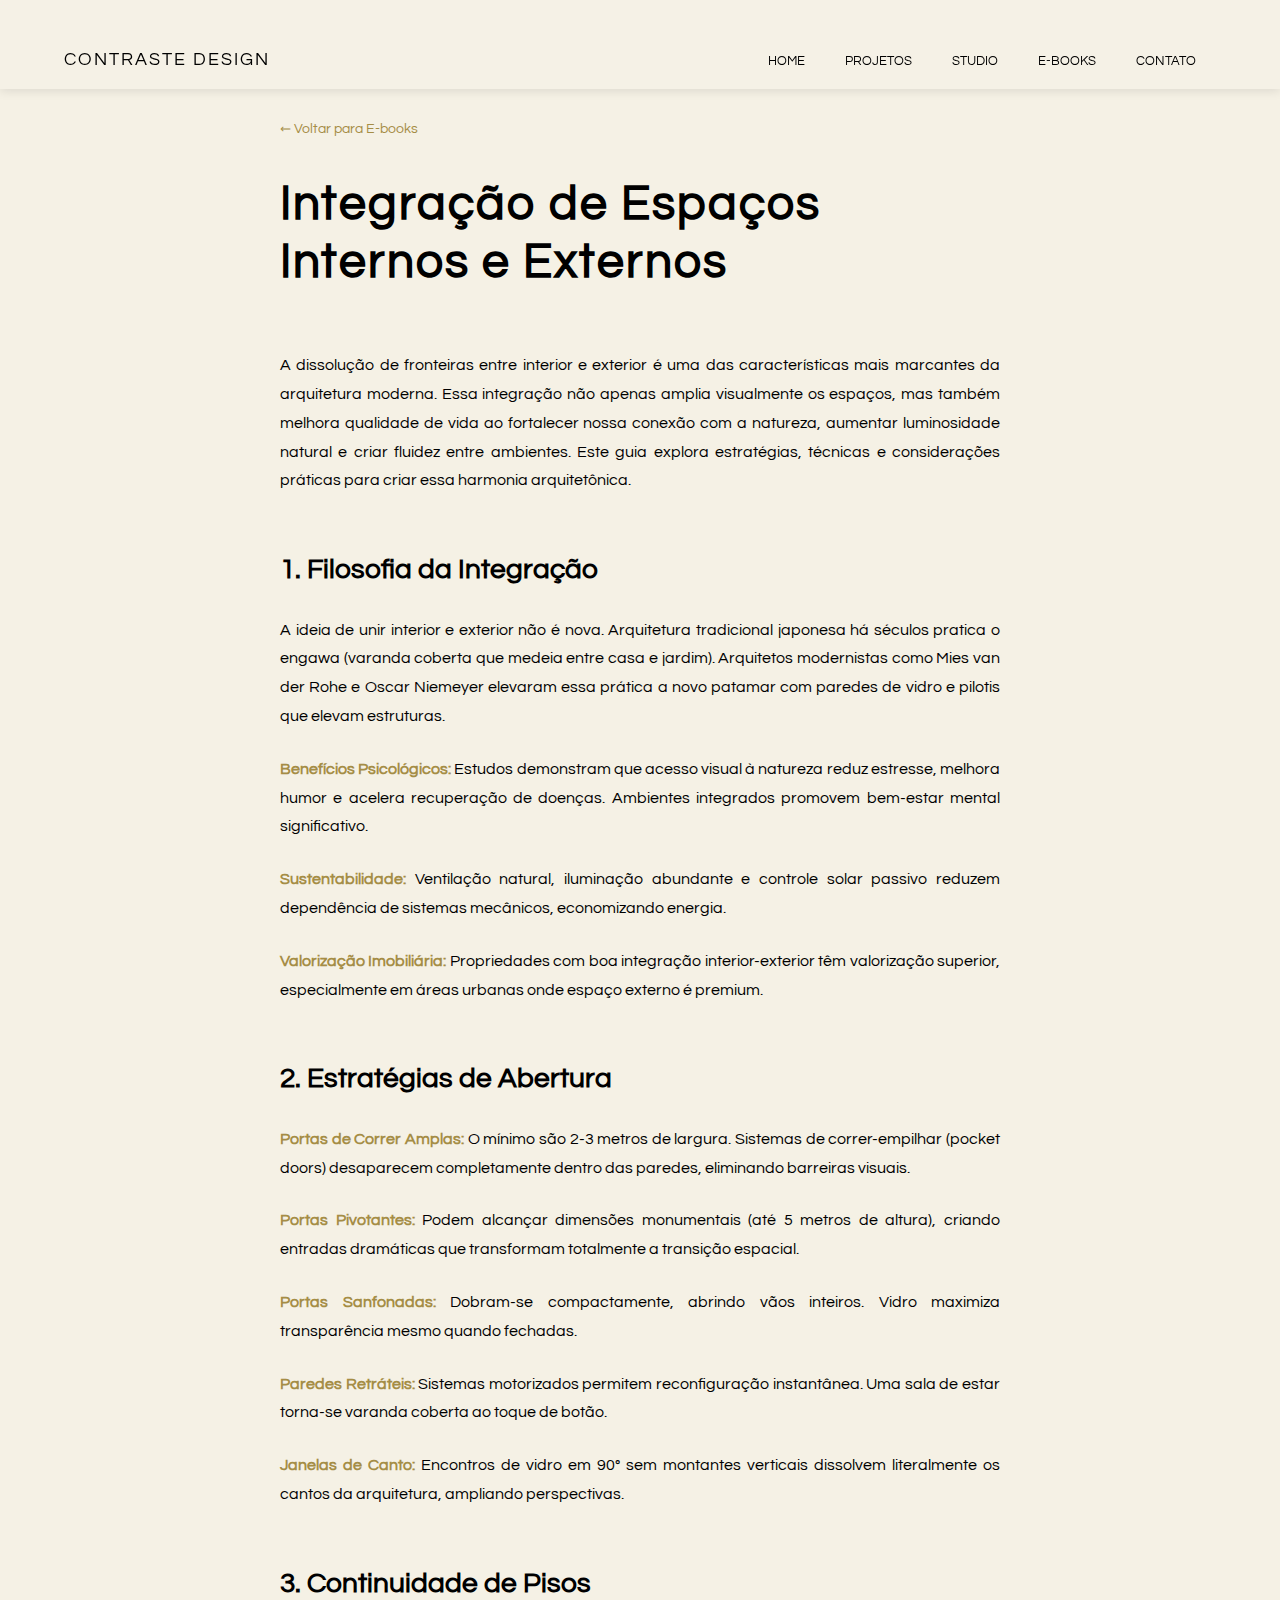
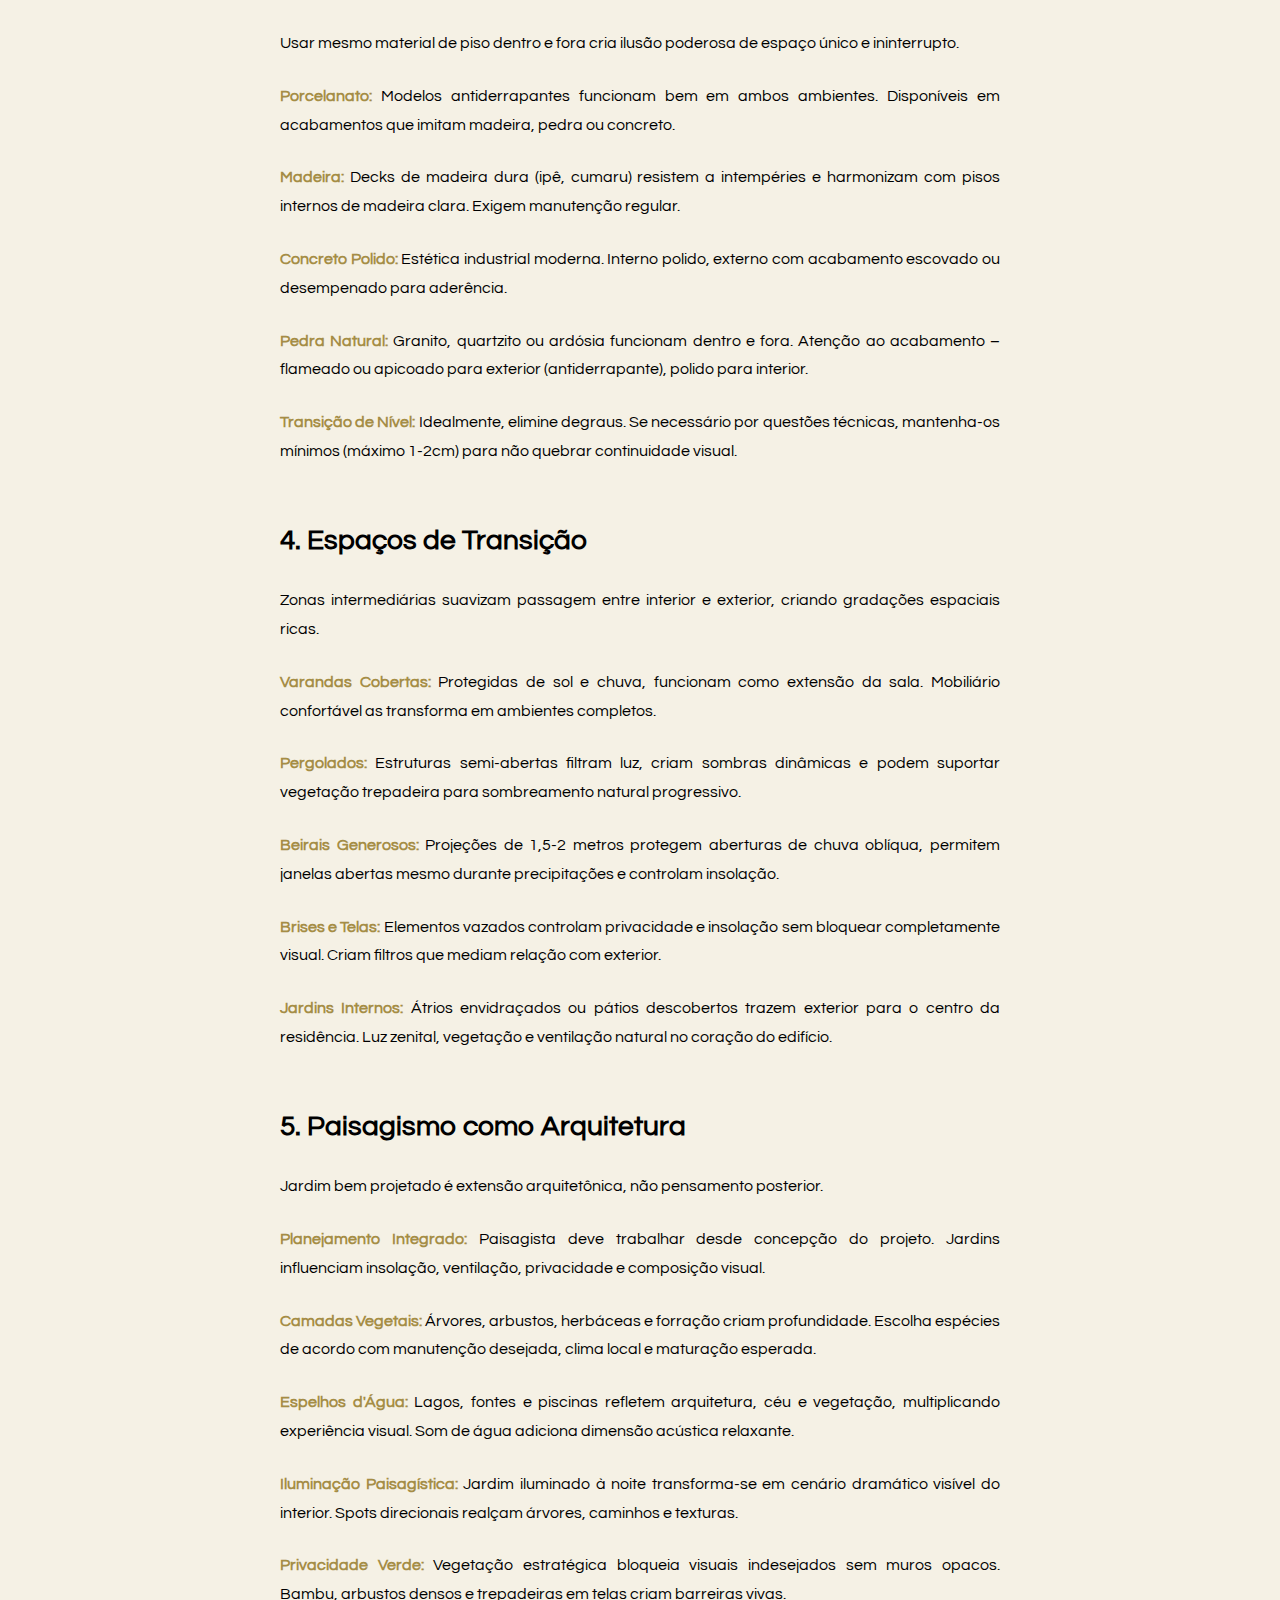
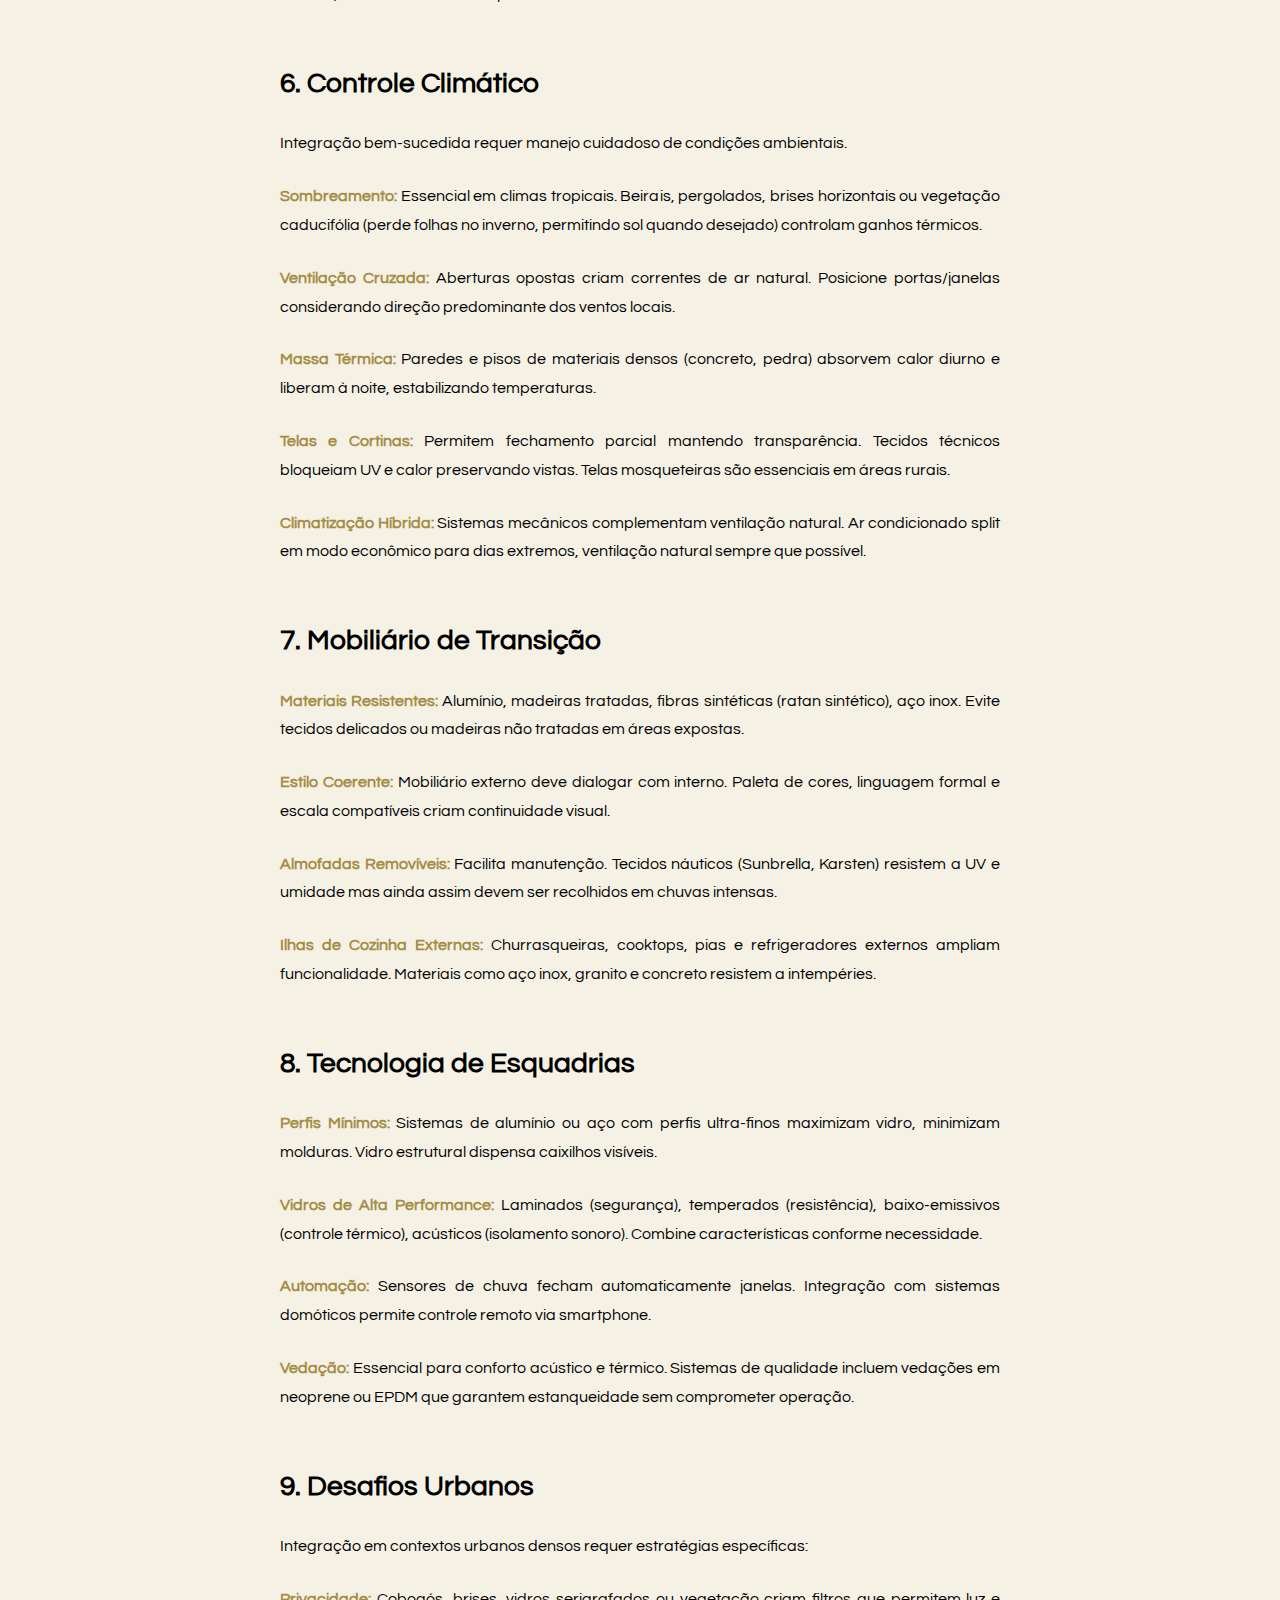
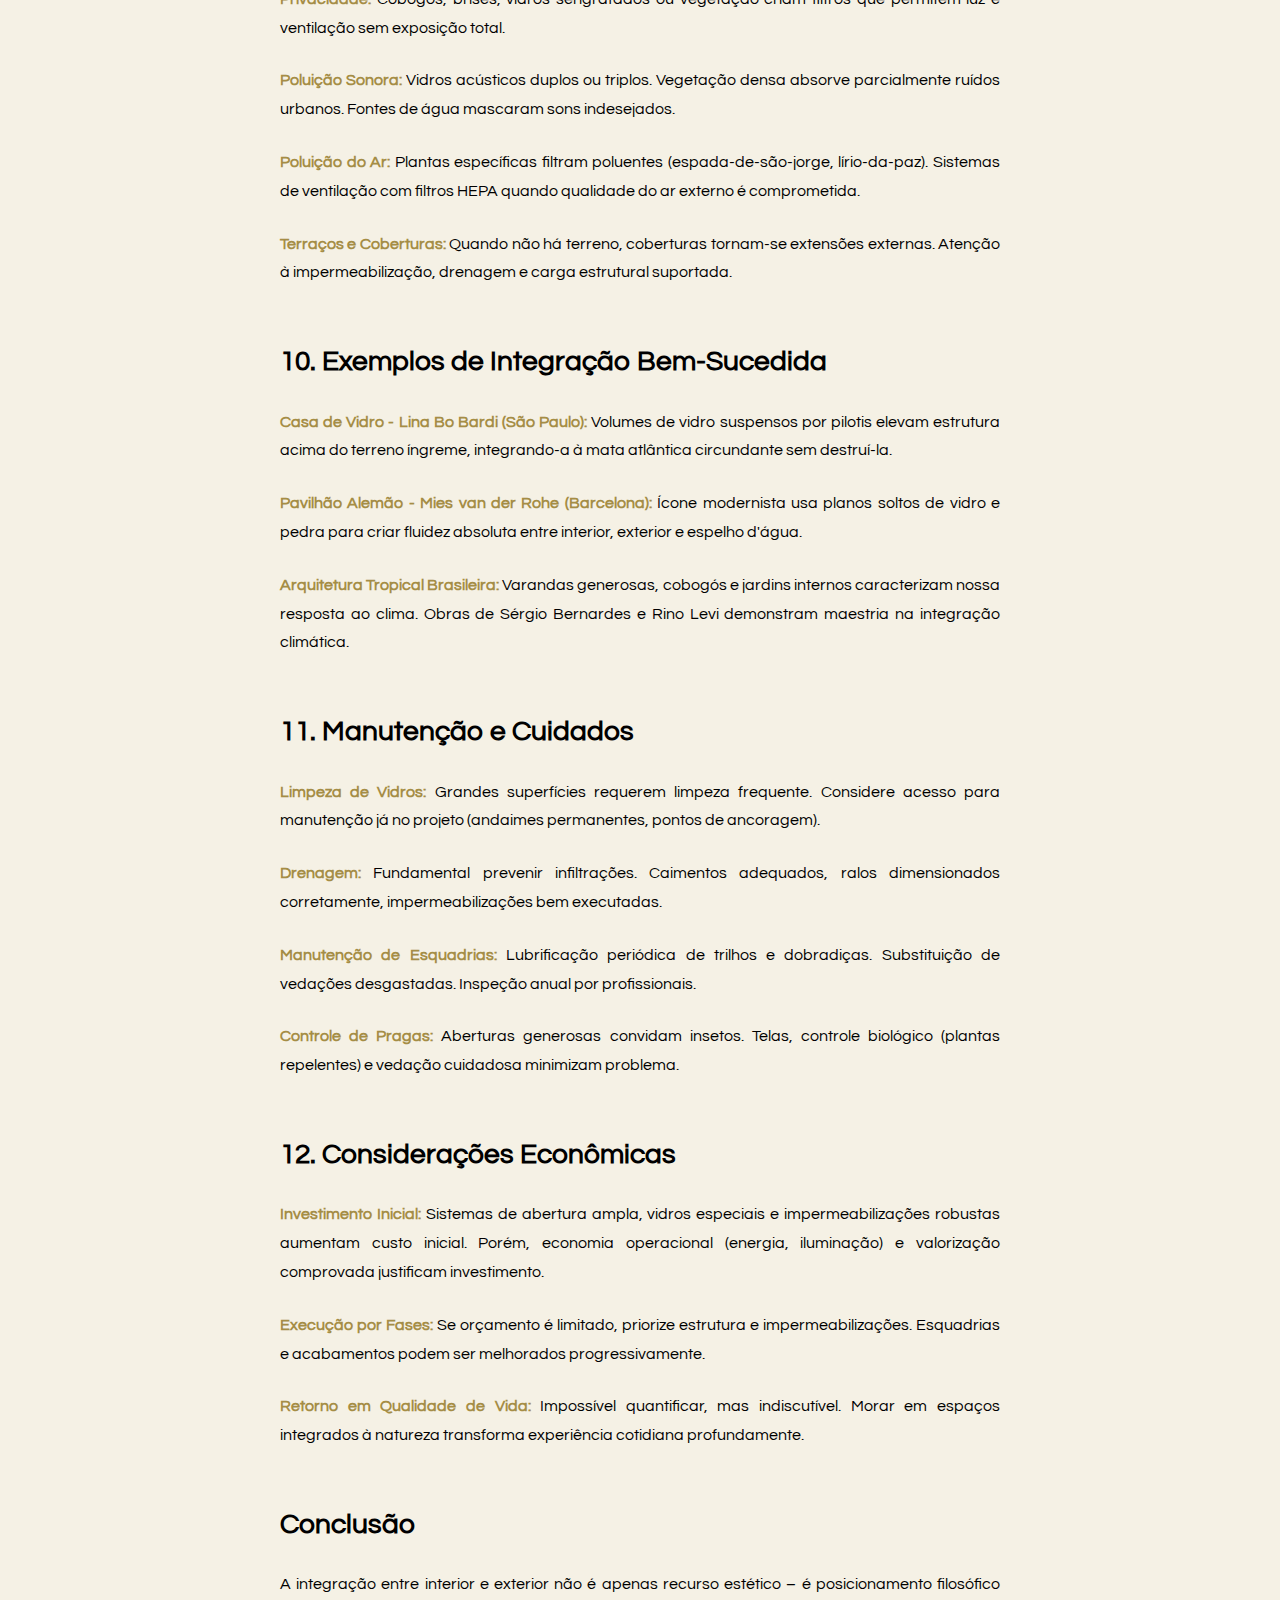
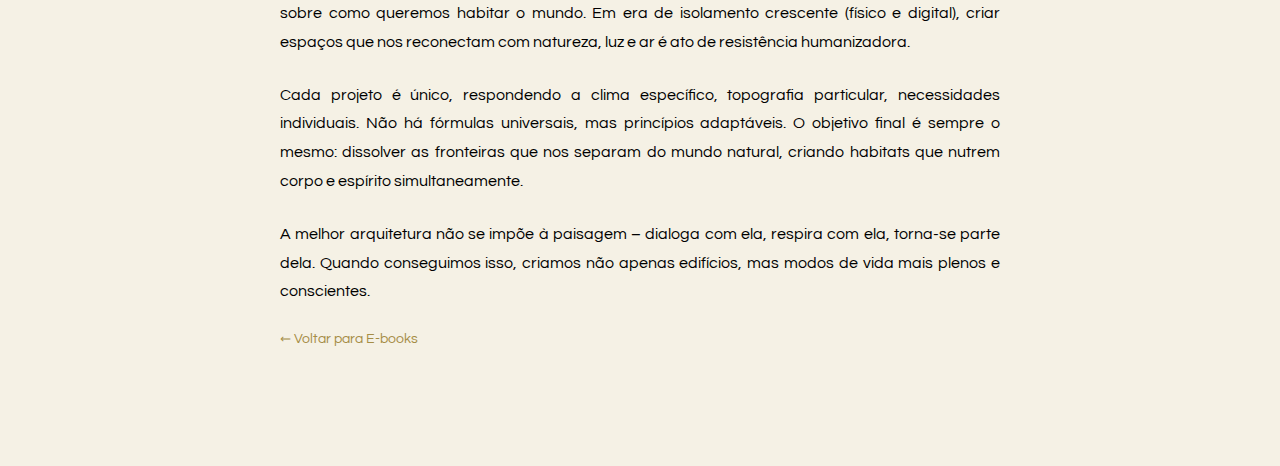
<file: ebook-integração-espaços.html>
<!DOCTYPE html>
<html lang="pt">
  <head>
    <meta charset="UTF-8">
    <meta http-equiv="X-UA-Compatible" content="IE=edge">
    <meta name="viewport" content="width=device-width, initial-scale=1.0">
    <title>Integração de Espaços Internos e Externos - Contraste Design</title>
    <link rel="preconnect" href="https://fonts.googleapis.com">
    <link rel="preconnect" href="https://fonts.gstatic.com" crossorigin>
    <link href="https://fonts.googleapis.com/css2?family=Questrial&display=swap" rel="stylesheet">
    <link rel="stylesheet" href="style.css">
  </head>
  <body>
    <!-- HEADER -->
    <div id="header" class="scrolled">
      <div class="container">
        <nav>
          <a href="index.html" class="logo no-underline">CONTRASTE DESIGN</a>
          <ul>
            <li><a href="index.html#home">HOME</a></li>
            <li><a href="index.html#projetos">PROJETOS</a></li>
            <li><a href="index.html#STÚDIO">STUDIO</a></li>
            <li><a href="ebooks.html">E-BOOKS</a></li>
            <li><a href="index.html#contato">CONTATO</a></li>
          </ul>
        </nav>
      </div>
    </div>

    <!-- CONTEÚDO DO E-BOOK -->
    <div id="ebook-page">
      <div class="container-ebook">
        <a href="ebooks.html" class="back-link">← Voltar para E-books</a>
        
        <h1 class="ebook-title">Integração de Espaços Internos e Externos</h1>
        
        <div class="ebook-content">
          <p>A dissolução de fronteiras entre interior e exterior é uma das características mais marcantes da arquitetura moderna. Essa integração não apenas amplia visualmente os espaços, mas também melhora qualidade de vida ao fortalecer nossa conexão com a natureza, aumentar luminosidade natural e criar fluidez entre ambientes. Este guia explora estratégias, técnicas e considerações práticas para criar essa harmonia arquitetônica.</p>

          <h2>1. Filosofia da Integração</h2>
          <p>A ideia de unir interior e exterior não é nova. Arquitetura tradicional japonesa há séculos pratica o engawa (varanda coberta que medeia entre casa e jardim). Arquitetos modernistas como Mies van der Rohe e Oscar Niemeyer elevaram essa prática a novo patamar com paredes de vidro e pilotis que elevam estruturas.</p>
          
          <p><strong>Benefícios Psicológicos:</strong> Estudos demonstram que acesso visual à natureza reduz estresse, melhora humor e acelera recuperação de doenças. Ambientes integrados promovem bem-estar mental significativo.</p>
          
          <p><strong>Sustentabilidade:</strong> Ventilação natural, iluminação abundante e controle solar passivo reduzem dependência de sistemas mecânicos, economizando energia.</p>
          
          <p><strong>Valorização Imobiliária:</strong> Propriedades com boa integração interior-exterior têm valorização superior, especialmente em áreas urbanas onde espaço externo é premium.</p>

          <h2>2. Estratégias de Abertura</h2>
          <p><strong>Portas de Correr Amplas:</strong> O mínimo são 2-3 metros de largura. Sistemas de correr-empilhar (pocket doors) desaparecem completamente dentro das paredes, eliminando barreiras visuais.</p>
          
          <p><strong>Portas Pivotantes:</strong> Podem alcançar dimensões monumentais (até 5 metros de altura), criando entradas dramáticas que transformam totalmente a transição espacial.</p>
          
          <p><strong>Portas Sanfonadas:</strong> Dobram-se compactamente, abrindo vãos inteiros. Vidro maximiza transparência mesmo quando fechadas.</p>
          
          <p><strong>Paredes Retráteis:</strong> Sistemas motorizados permitem reconfiguração instantânea. Uma sala de estar torna-se varanda coberta ao toque de botão.</p>
          
          <p><strong>Janelas de Canto:</strong> Encontros de vidro em 90° sem montantes verticais dissolvem literalmente os cantos da arquitetura, ampliando perspectivas.</p>

          <h2>3. Continuidade de Pisos</h2>
          <p>Usar mesmo material de piso dentro e fora cria ilusão poderosa de espaço único e ininterrupto.</p>
          
          <p><strong>Porcelanato:</strong> Modelos antiderrapantes funcionam bem em ambos ambientes. Disponíveis em acabamentos que imitam madeira, pedra ou concreto.</p>
          
          <p><strong>Madeira:</strong> Decks de madeira dura (ipê, cumaru) resistem a intempéries e harmonizam com pisos internos de madeira clara. Exigem manutenção regular.</p>
          
          <p><strong>Concreto Polido:</strong> Estética industrial moderna. Interno polido, externo com acabamento escovado ou desempenado para aderência.</p>
          
          <p><strong>Pedra Natural:</strong> Granito, quartzito ou ardósia funcionam dentro e fora. Atenção ao acabamento – flameado ou apicoado para exterior (antiderrapante), polido para interior.</p>
          
          <p><strong>Transição de Nível:</strong> Idealmente, elimine degraus. Se necessário por questões técnicas, mantenha-os mínimos (máximo 1-2cm) para não quebrar continuidade visual.</p>

          <h2>4. Espaços de Transição</h2>
          <p>Zonas intermediárias suavizam passagem entre interior e exterior, criando gradações espaciais ricas.</p>
          
          <p><strong>Varandas Cobertas:</strong> Protegidas de sol e chuva, funcionam como extensão da sala. Mobiliário confortável as transforma em ambientes completos.</p>
          
          <p><strong>Pergolados:</strong> Estruturas semi-abertas filtram luz, criam sombras dinâmicas e podem suportar vegetação trepadeira para sombreamento natural progressivo.</p>
          
          <p><strong>Beirais Generosos:</strong> Projeções de 1,5-2 metros protegem aberturas de chuva oblíqua, permitem janelas abertas mesmo durante precipitações e controlam insolação.</p>
          
          <p><strong>Brises e Telas:</strong> Elementos vazados controlam privacidade e insolação sem bloquear completamente visual. Criam filtros que mediam relação com exterior.</p>
          
          <p><strong>Jardins Internos:</strong> Átrios envidraçados ou pátios descobertos trazem exterior para o centro da residência. Luz zenital, vegetação e ventilação natural no coração do edifício.</p>

          <h2>5. Paisagismo como Arquitetura</h2>
          <p>Jardim bem projetado é extensão arquitetônica, não pensamento posterior.</p>
          
          <p><strong>Planejamento Integrado:</strong> Paisagista deve trabalhar desde concepção do projeto. Jardins influenciam insolação, ventilação, privacidade e composição visual.</p>
          
          <p><strong>Camadas Vegetais:</strong> Árvores, arbustos, herbáceas e forração criam profundidade. Escolha espécies de acordo com manutenção desejada, clima local e maturação esperada.</p>
          
          <p><strong>Espelhos d'Água:</strong> Lagos, fontes e piscinas refletem arquitetura, céu e vegetação, multiplicando experiência visual. Som de água adiciona dimensão acústica relaxante.</p>
          
          <p><strong>Iluminação Paisagística:</strong> Jardim iluminado à noite transforma-se em cenário dramático visível do interior. Spots direcionais realçam árvores, caminhos e texturas.</p>
          
          <p><strong>Privacidade Verde:</strong> Vegetação estratégica bloqueia visuais indesejados sem muros opacos. Bambu, arbustos densos e trepadeiras em telas criam barreiras vivas.</p>

          <h2>6. Controle Climático</h2>
          <p>Integração bem-sucedida requer manejo cuidadoso de condições ambientais.</p>
          
          <p><strong>Sombreamento:</strong> Essencial em climas tropicais. Beirais, pergolados, brises horizontais ou vegetação caducifólia (perde folhas no inverno, permitindo sol quando desejado) controlam ganhos térmicos.</p>
          
          <p><strong>Ventilação Cruzada:</strong> Aberturas opostas criam correntes de ar natural. Posicione portas/janelas considerando direção predominante dos ventos locais.</p>
          
          <p><strong>Massa Térmica:</strong> Paredes e pisos de materiais densos (concreto, pedra) absorvem calor diurno e liberam à noite, estabilizando temperaturas.</p>
          
          <p><strong>Telas e Cortinas:</strong> Permitem fechamento parcial mantendo transparência. Tecidos técnicos bloqueiam UV e calor preservando vistas. Telas mosqueteiras são essenciais em áreas rurais.</p>
          
          <p><strong>Climatização Híbrida:</strong> Sistemas mecânicos complementam ventilação natural. Ar condicionado split em modo econômico para dias extremos, ventilação natural sempre que possível.</p>

          <h2>7. Mobiliário de Transição</h2>
          <p><strong>Materiais Resistentes:</strong> Alumínio, madeiras tratadas, fibras sintéticas (ratan sintético), aço inox. Evite tecidos delicados ou madeiras não tratadas em áreas expostas.</p>
          
          <p><strong>Estilo Coerente:</strong> Mobiliário externo deve dialogar com interno. Paleta de cores, linguagem formal e escala compatíveis criam continuidade visual.</p>
          
          <p><strong>Almofadas Removíveis:</strong> Facilita manutenção. Tecidos náuticos (Sunbrella, Karsten) resistem a UV e umidade mas ainda assim devem ser recolhidos em chuvas intensas.</p>
          
          <p><strong>Ilhas de Cozinha Externas:</strong> Churrasqueiras, cooktops, pias e refrigeradores externos ampliam funcionalidade. Materiais como aço inox, granito e concreto resistem a intempéries.</p>

          <h2>8. Tecnologia de Esquadrias</h2>
          <p><strong>Perfis Mínimos:</strong> Sistemas de alumínio ou aço com perfis ultra-finos maximizam vidro, minimizam molduras. Vidro estrutural dispensa caixilhos visíveis.</p>
          
          <p><strong>Vidros de Alta Performance:</strong> Laminados (segurança), temperados (resistência), baixo-emissivos (controle térmico), acústicos (isolamento sonoro). Combine características conforme necessidade.</p>
          
          <p><strong>Automação:</strong> Sensores de chuva fecham automaticamente janelas. Integração com sistemas domóticos permite controle remoto via smartphone.</p>
          
          <p><strong>Vedação:</strong> Essencial para conforto acústico e térmico. Sistemas de qualidade incluem vedações em neoprene ou EPDM que garantem estanqueidade sem comprometer operação.</p>

          <h2>9. Desafios Urbanos</h2>
          <p>Integração em contextos urbanos densos requer estratégias específicas:</p>
          
          <p><strong>Privacidade:</strong> Cobogós, brises, vidros serigrafados ou vegetação criam filtros que permitem luz e ventilação sem exposição total.</p>
          
          <p><strong>Poluição Sonora:</strong> Vidros acústicos duplos ou triplos. Vegetação densa absorve parcialmente ruídos urbanos. Fontes de água mascaram sons indesejados.</p>
          
          <p><strong>Poluição do Ar:</strong> Plantas específicas filtram poluentes (espada-de-são-jorge, lírio-da-paz). Sistemas de ventilação com filtros HEPA quando qualidade do ar externo é comprometida.</p>
          
          <p><strong>Terraços e Coberturas:</strong> Quando não há terreno, coberturas tornam-se extensões externas. Atenção à impermeabilização, drenagem e carga estrutural suportada.</p>

          <h2>10. Exemplos de Integração Bem-Sucedida</h2>
          <p><strong>Casa de Vidro - Lina Bo Bardi (São Paulo):</strong> Volumes de vidro suspensos por pilotis elevam estrutura acima do terreno íngreme, integrando-a à mata atlântica circundante sem destruí-la.</p>
          
          <p><strong>Pavilhão Alemão - Mies van der Rohe (Barcelona):</strong> Ícone modernista usa planos soltos de vidro e pedra para criar fluidez absoluta entre interior, exterior e espelho d'água.</p>
          
          <p><strong>Arquitetura Tropical Brasileira:</strong> Varandas generosas, cobogós e jardins internos caracterizam nossa resposta ao clima. Obras de Sérgio Bernardes e Rino Levi demonstram maestria na integração climática.</p>

          <h2>11. Manutenção e Cuidados</h2>
          <p><strong>Limpeza de Vidros:</strong> Grandes superfícies requerem limpeza frequente. Considere acesso para manutenção já no projeto (andaimes permanentes, pontos de ancoragem).</p>
          
          <p><strong>Drenagem:</strong> Fundamental prevenir infiltrações. Caimentos adequados, ralos dimensionados corretamente, impermeabilizações bem executadas.</p>
          
          <p><strong>Manutenção de Esquadrias:</strong> Lubrificação periódica de trilhos e dobradiças. Substituição de vedações desgastadas. Inspeção anual por profissionais.</p>
          
          <p><strong>Controle de Pragas:</strong> Aberturas generosas convidam insetos. Telas, controle biológico (plantas repelentes) e vedação cuidadosa minimizam problema.</p>

          <h2>12. Considerações Econômicas</h2>
          <p><strong>Investimento Inicial:</strong> Sistemas de abertura ampla, vidros especiais e impermeabilizações robustas aumentam custo inicial. Porém, economia operacional (energia, iluminação) e valorização comprovada justificam investimento.</p>
          
          <p><strong>Execução por Fases:</strong> Se orçamento é limitado, priorize estrutura e impermeabilizações. Esquadrias e acabamentos podem ser melhorados progressivamente.</p>
          
          <p><strong>Retorno em Qualidade de Vida:</strong> Impossível quantificar, mas indiscutível. Morar em espaços integrados à natureza transforma experiência cotidiana profundamente.</p>

          <h2>Conclusão</h2>
          <p>A integração entre interior e exterior não é apenas recurso estético – é posicionamento filosófico sobre como queremos habitar o mundo. Em era de isolamento crescente (físico e digital), criar espaços que nos reconectam com natureza, luz e ar é ato de resistência humanizadora.</p>
          
          <p>Cada projeto é único, respondendo a clima específico, topografia particular, necessidades individuais. Não há fórmulas universais, mas princípios adaptáveis. O objetivo final é sempre o mesmo: dissolver as fronteiras que nos separam do mundo natural, criando habitats que nutrem corpo e espírito simultaneamente.</p>
          
          <p>A melhor arquitetura não se impõe à paisagem – dialoga com ela, respira com ela, torna-se parte dela. Quando conseguimos isso, criamos não apenas edifícios, mas modos de vida mais plenos e conscientes.</p>
        </div>

        <a href="ebooks.html" class="back-link">← Voltar para E-books</a>
      </div>
    </div>

  </body>
</html>
</file>
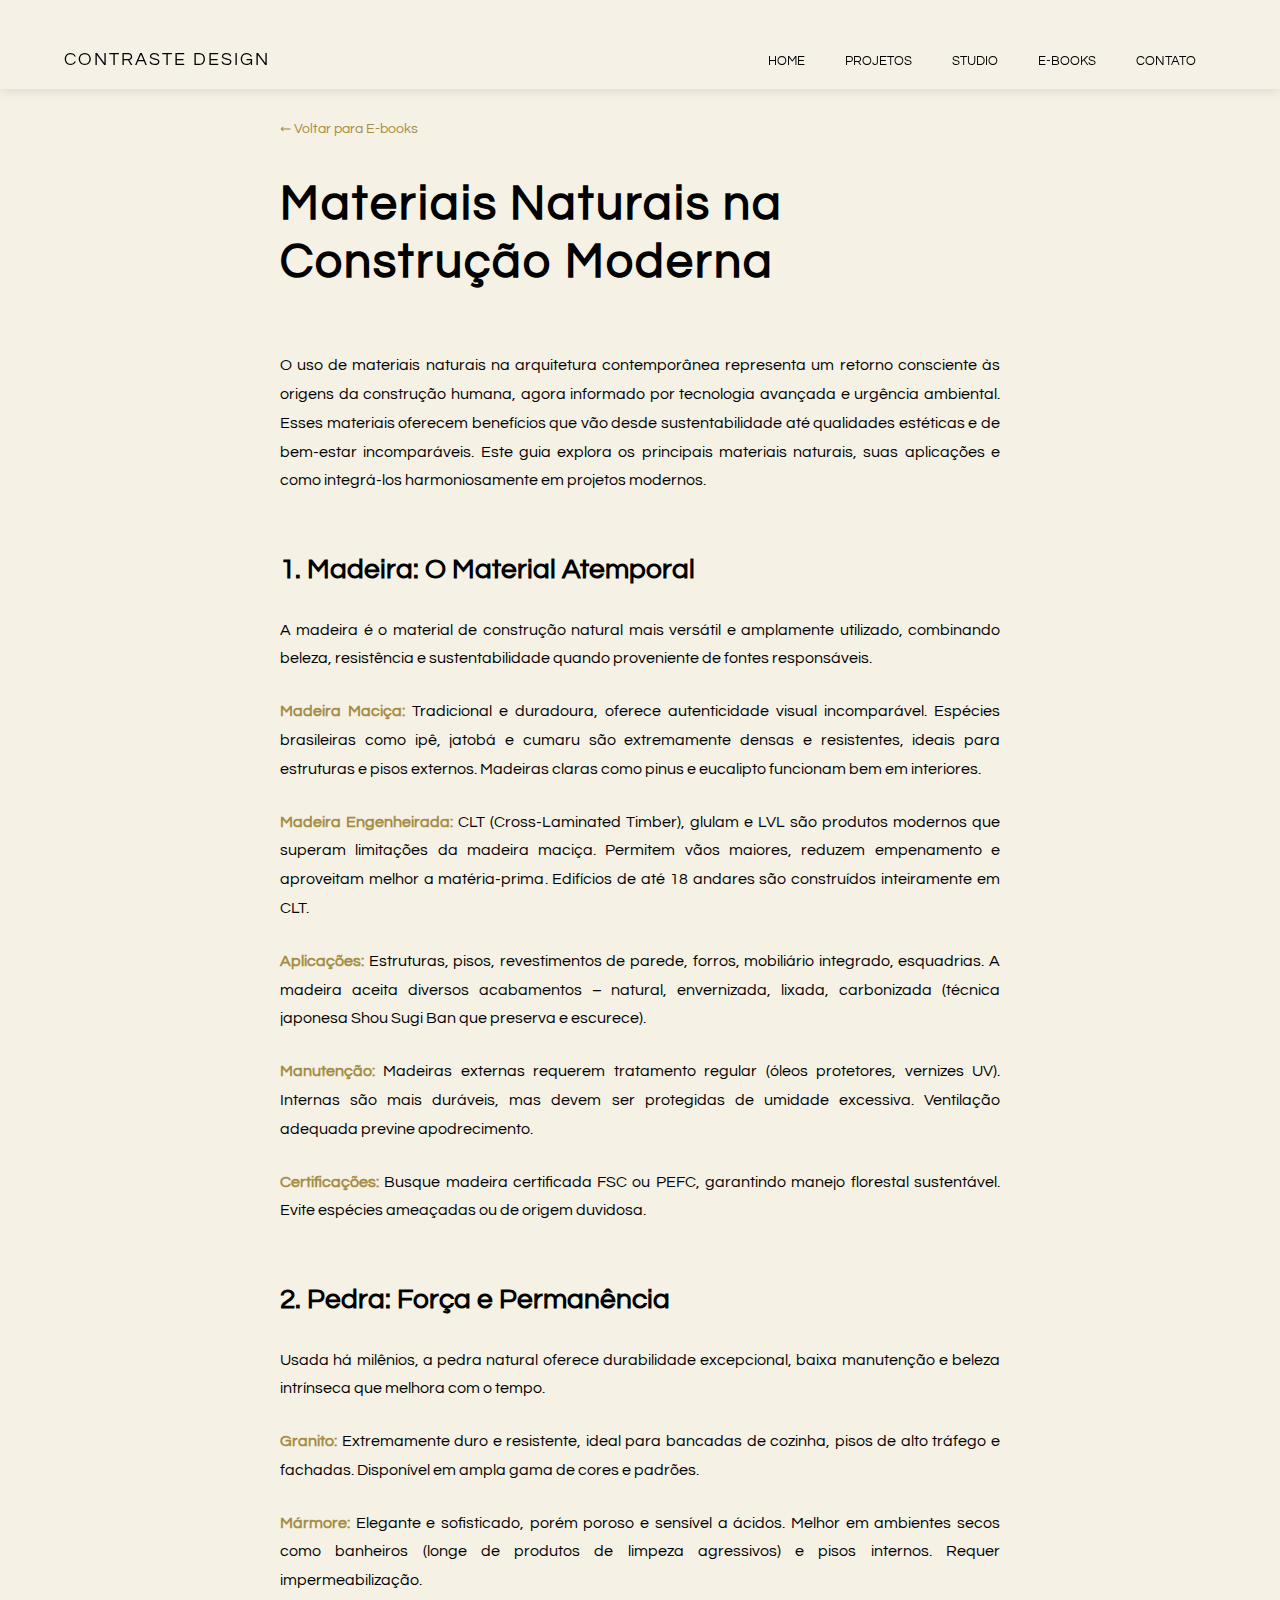
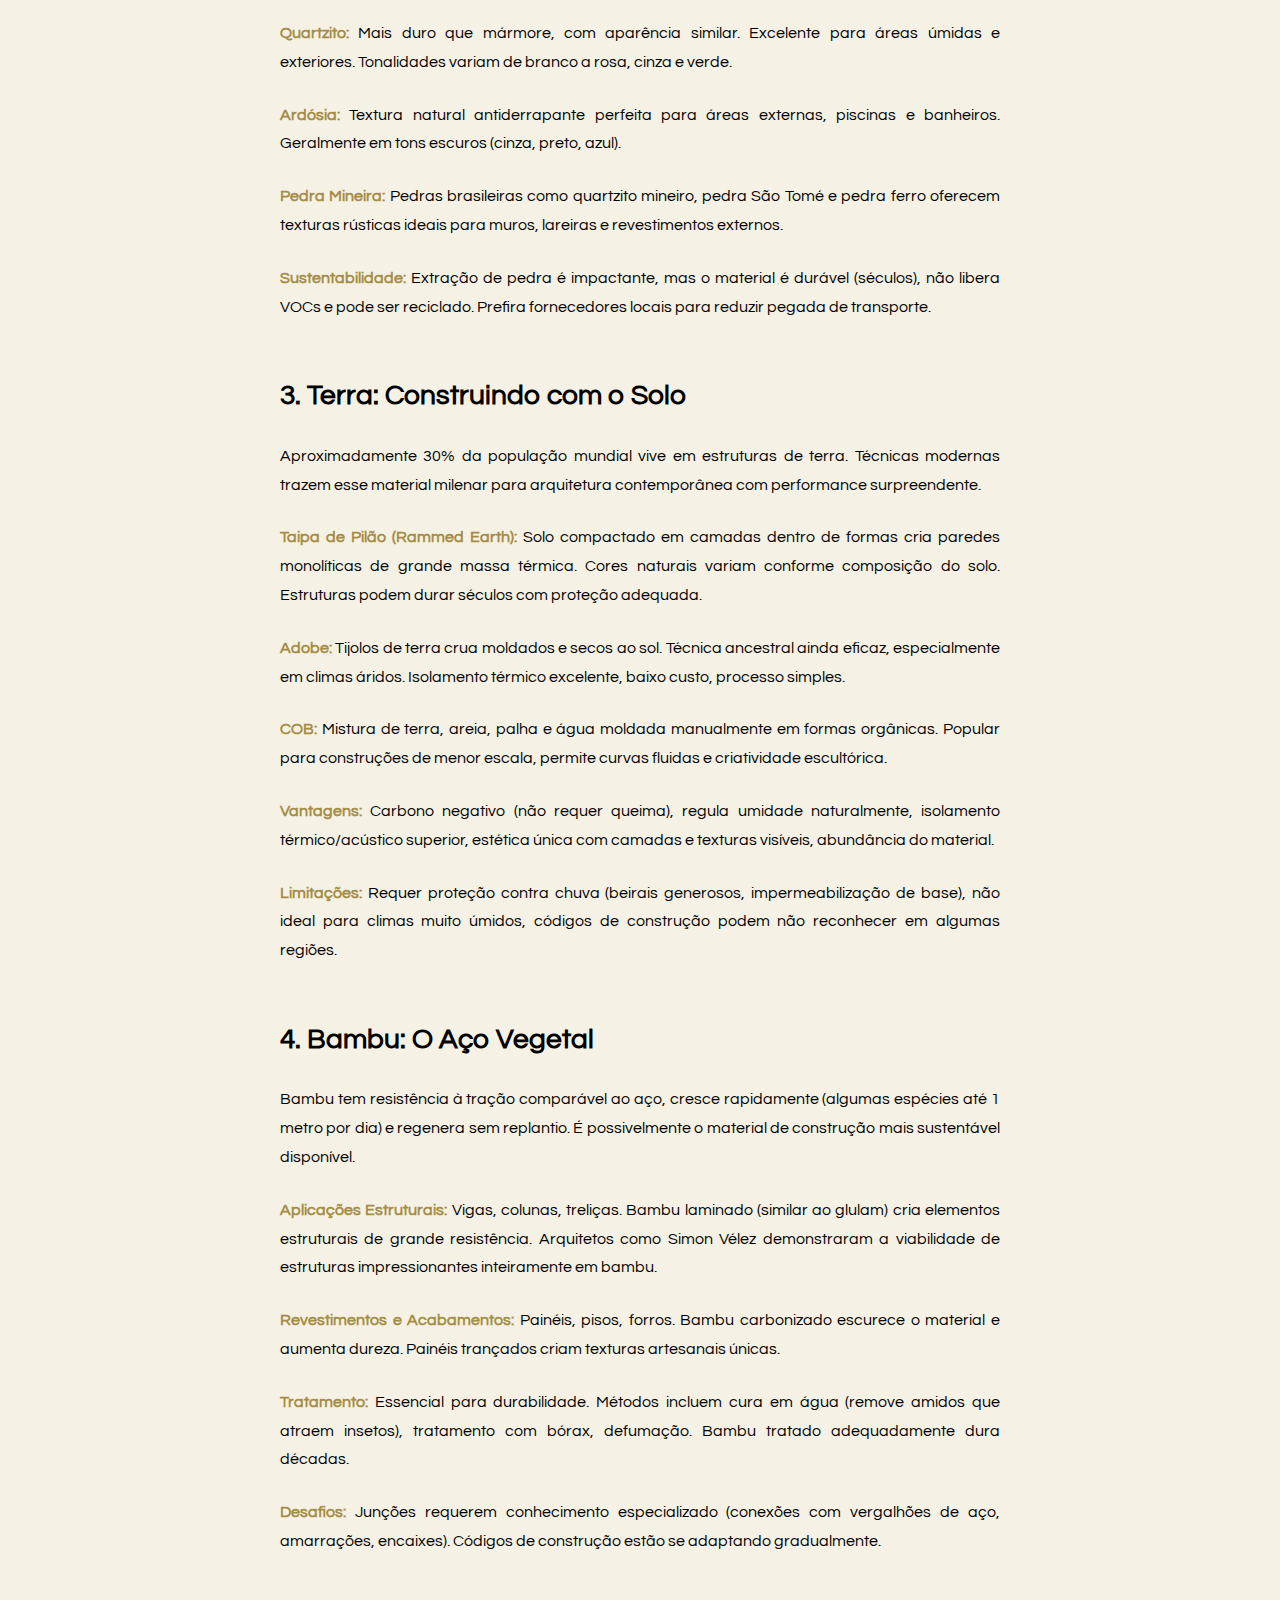
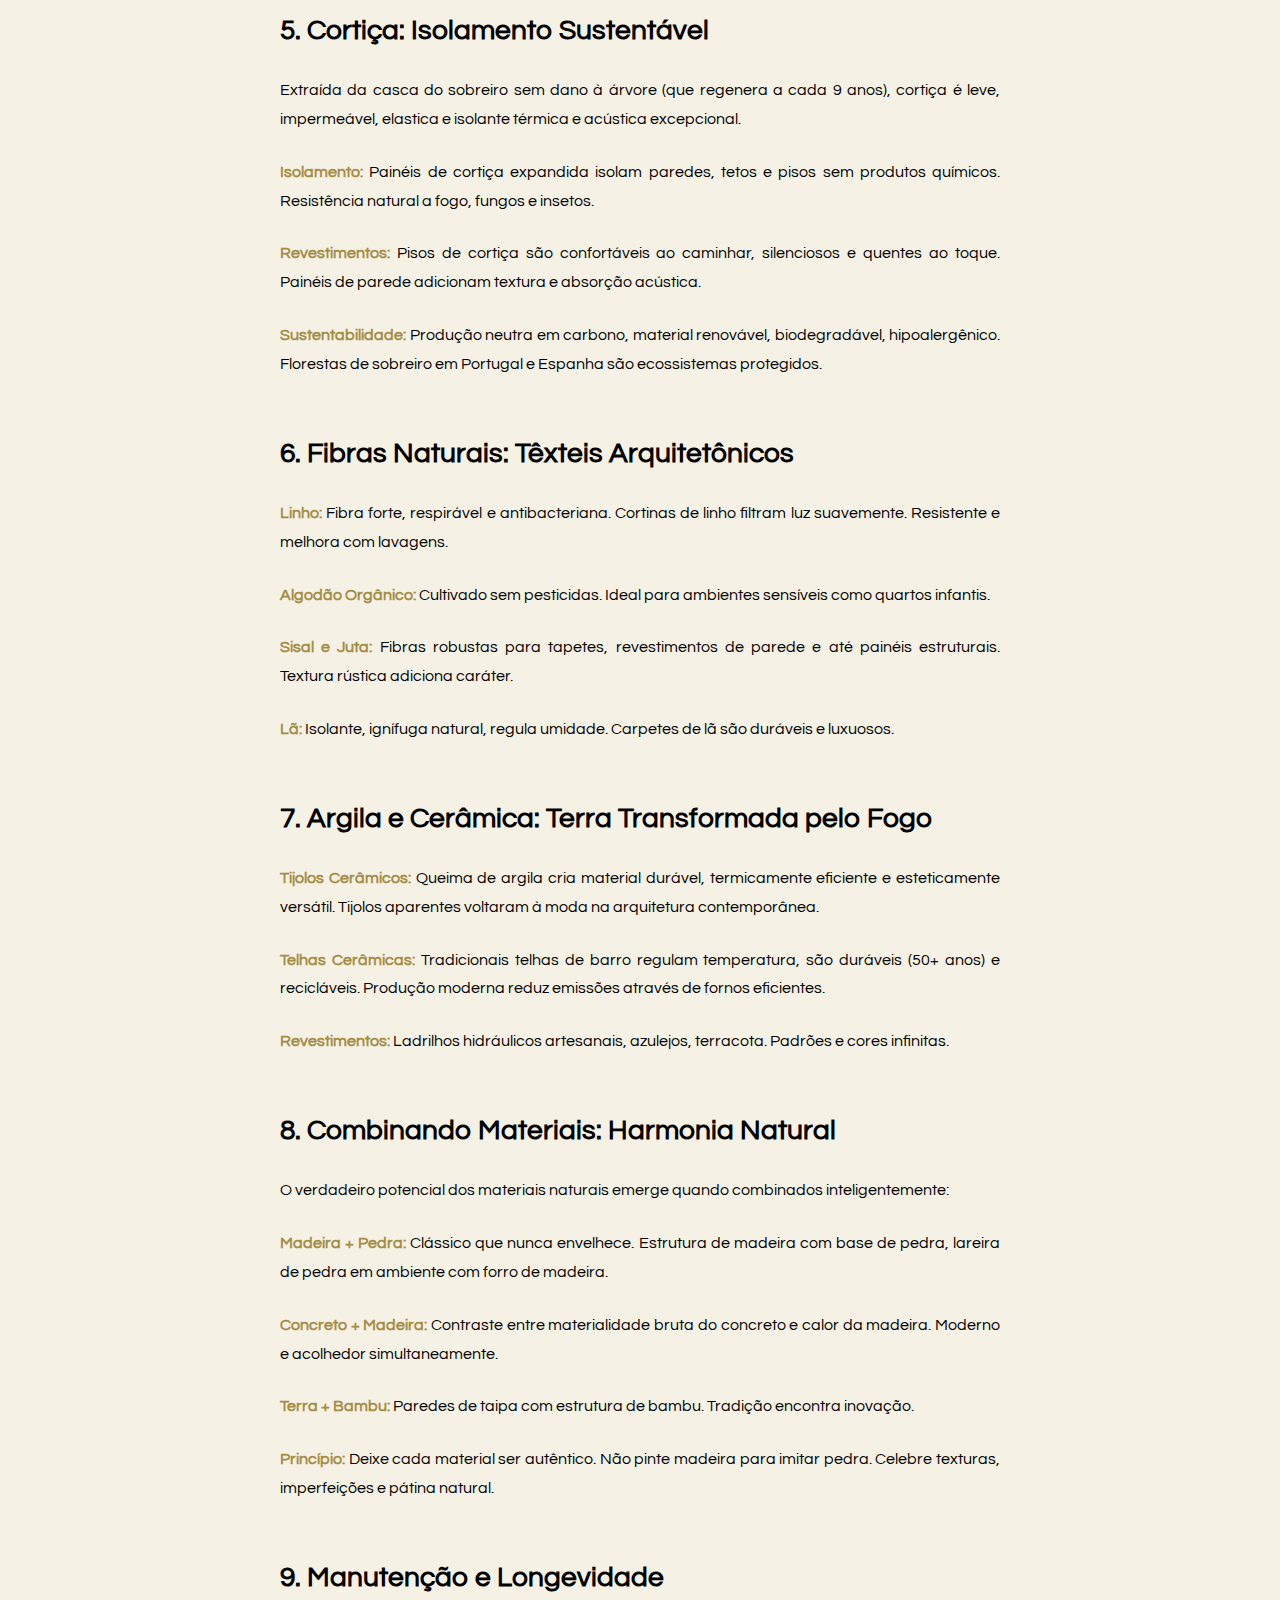
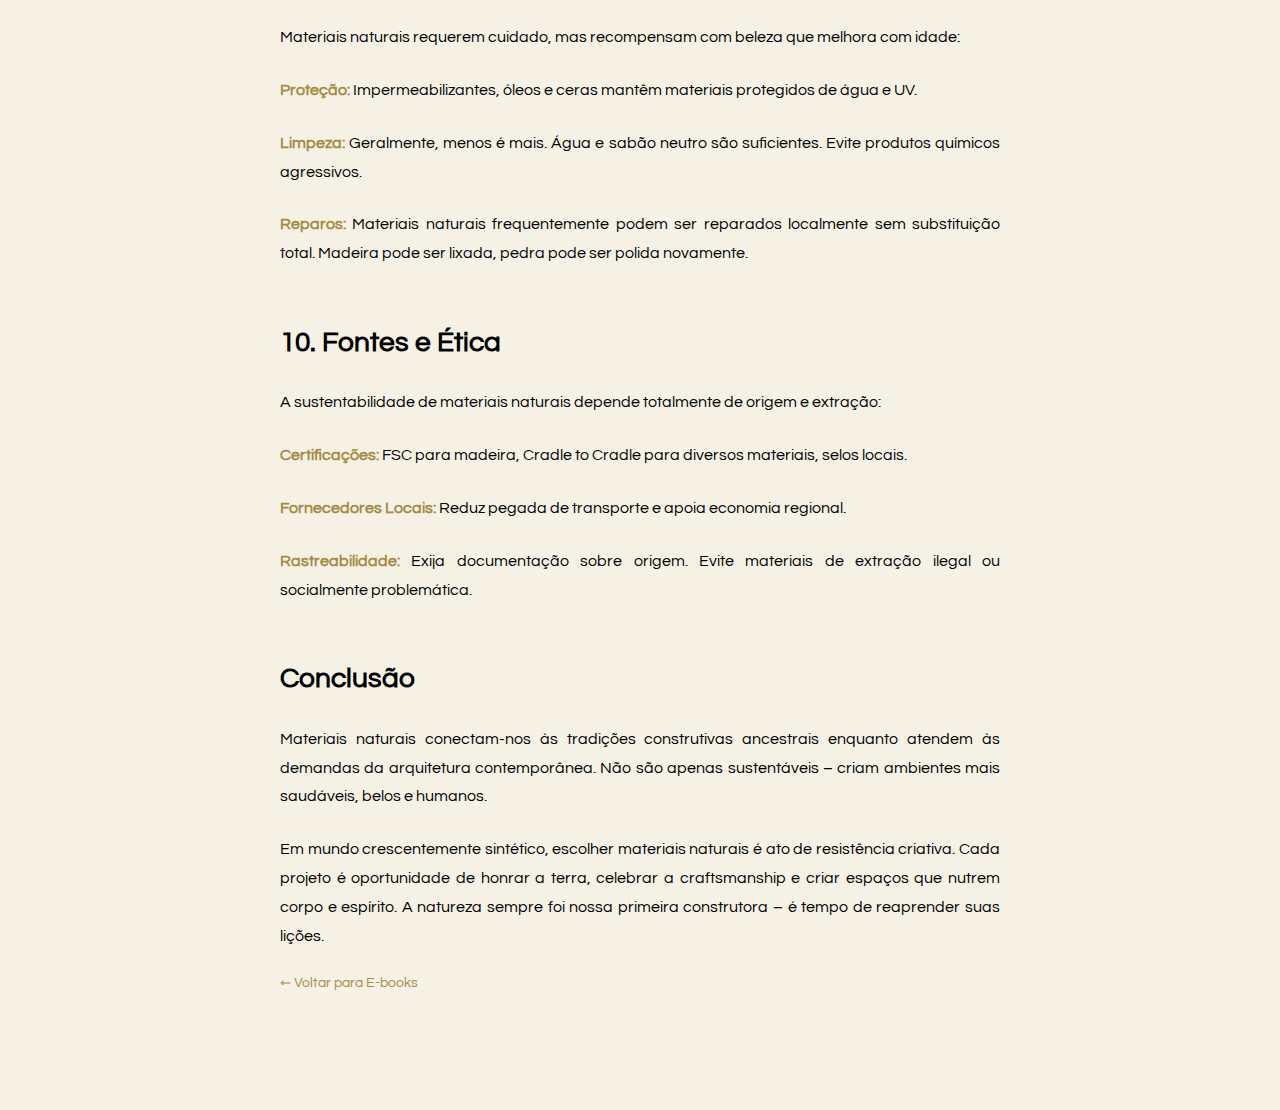
<file: ebook-materiais-naturais.html>
<!DOCTYPE html>
<html lang="pt">
  <head>
    <meta charset="UTF-8">
    <meta http-equiv="X-UA-Compatible" content="IE=edge">
    <meta name="viewport" content="width=device-width, initial-scale=1.0">
    <title>Materiais Naturais na Construção Moderna - Contraste Design</title>
    <link rel="preconnect" href="https://fonts.googleapis.com">
    <link rel="preconnect" href="https://fonts.gstatic.com" crossorigin>
    <link href="https://fonts.googleapis.com/css2?family=Questrial&display=swap" rel="stylesheet">
    <link rel="stylesheet" href="style.css">
  </head>
  <body>
    <!-- HEADER -->
    <div id="header" class="scrolled">
      <div class="container">
        <nav>
          <a href="index.html" class="logo no-underline">CONTRASTE DESIGN</a>
          <ul>
            <li><a href="index.html#home">HOME</a></li>
            <li><a href="index.html#projetos">PROJETOS</a></li>
            <li><a href="index.html#STÚDIO">STUDIO</a></li>
            <li><a href="ebooks.html">E-BOOKS</a></li>
            <li><a href="index.html#contato">CONTATO</a></li>
          </ul>
        </nav>
      </div>
    </div>

    <!-- CONTEÚDO DO E-BOOK -->
    <div id="ebook-page">
      <div class="container-ebook">
        <a href="ebooks.html" class="back-link">← Voltar para E-books</a>
        
        <h1 class="ebook-title">Materiais Naturais na Construção Moderna</h1>
        
        <div class="ebook-content">
          <p>O uso de materiais naturais na arquitetura contemporânea representa um retorno consciente às origens da construção humana, agora informado por tecnologia avançada e urgência ambiental. Esses materiais oferecem benefícios que vão desde sustentabilidade até qualidades estéticas e de bem-estar incomparáveis. Este guia explora os principais materiais naturais, suas aplicações e como integrá-los harmoniosamente em projetos modernos.</p>

          <h2>1. Madeira: O Material Atemporal</h2>
          <p>A madeira é o material de construção natural mais versátil e amplamente utilizado, combinando beleza, resistência e sustentabilidade quando proveniente de fontes responsáveis.</p>
          
          <p><strong>Madeira Maciça:</strong> Tradicional e duradoura, oferece autenticidade visual incomparável. Espécies brasileiras como ipê, jatobá e cumaru são extremamente densas e resistentes, ideais para estruturas e pisos externos. Madeiras claras como pinus e eucalipto funcionam bem em interiores.</p>
          
          <p><strong>Madeira Engenheirada:</strong> CLT (Cross-Laminated Timber), glulam e LVL são produtos modernos que superam limitações da madeira maciça. Permitem vãos maiores, reduzem empenamento e aproveitam melhor a matéria-prima. Edifícios de até 18 andares são construídos inteiramente em CLT.</p>
          
          <p><strong>Aplicações:</strong> Estruturas, pisos, revestimentos de parede, forros, mobiliário integrado, esquadrias. A madeira aceita diversos acabamentos – natural, envernizada, lixada, carbonizada (técnica japonesa Shou Sugi Ban que preserva e escurece).</p>
          
          <p><strong>Manutenção:</strong> Madeiras externas requerem tratamento regular (óleos protetores, vernizes UV). Internas são mais duráveis, mas devem ser protegidas de umidade excessiva. Ventilação adequada previne apodrecimento.</p>
          
          <p><strong>Certificações:</strong> Busque madeira certificada FSC ou PEFC, garantindo manejo florestal sustentável. Evite espécies ameaçadas ou de origem duvidosa.</p>

          <h2>2. Pedra: Força e Permanência</h2>
          <p>Usada há milênios, a pedra natural oferece durabilidade excepcional, baixa manutenção e beleza intrínseca que melhora com o tempo.</p>
          
          <p><strong>Granito:</strong> Extremamente duro e resistente, ideal para bancadas de cozinha, pisos de alto tráfego e fachadas. Disponível em ampla gama de cores e padrões.</p>
          
          <p><strong>Mármore:</strong> Elegante e sofisticado, porém poroso e sensível a ácidos. Melhor em ambientes secos como banheiros (longe de produtos de limpeza agressivos) e pisos internos. Requer impermeabilização.</p>
          
          <p><strong>Quartzito:</strong> Mais duro que mármore, com aparência similar. Excelente para áreas úmidas e exteriores. Tonalidades variam de branco a rosa, cinza e verde.</p>
          
          <p><strong>Ardósia:</strong> Textura natural antiderrapante perfeita para áreas externas, piscinas e banheiros. Geralmente em tons escuros (cinza, preto, azul).</p>
          
          <p><strong>Pedra Mineira:</strong> Pedras brasileiras como quartzito mineiro, pedra São Tomé e pedra ferro oferecem texturas rústicas ideais para muros, lareiras e revestimentos externos.</p>
          
          <p><strong>Sustentabilidade:</strong> Extração de pedra é impactante, mas o material é durável (séculos), não libera VOCs e pode ser reciclado. Prefira fornecedores locais para reduzir pegada de transporte.</p>

          <h2>3. Terra: Construindo com o Solo</h2>
          <p>Aproximadamente 30% da população mundial vive em estruturas de terra. Técnicas modernas trazem esse material milenar para arquitetura contemporânea com performance surpreendente.</p>
          
          <p><strong>Taipa de Pilão (Rammed Earth):</strong> Solo compactado em camadas dentro de formas cria paredes monolíticas de grande massa térmica. Cores naturais variam conforme composição do solo. Estruturas podem durar séculos com proteção adequada.</p>
          
          <p><strong>Adobe:</strong> Tijolos de terra crua moldados e secos ao sol. Técnica ancestral ainda eficaz, especialmente em climas áridos. Isolamento térmico excelente, baixo custo, processo simples.</p>
          
          <p><strong>COB:</strong> Mistura de terra, areia, palha e água moldada manualmente em formas orgânicas. Popular para construções de menor escala, permite curvas fluidas e criatividade escultórica.</p>
          
          <p><strong>Vantagens:</strong> Carbono negativo (não requer queima), regula umidade naturalmente, isolamento térmico/acústico superior, estética única com camadas e texturas visíveis, abundância do material.</p>
          
          <p><strong>Limitações:</strong> Requer proteção contra chuva (beirais generosos, impermeabilização de base), não ideal para climas muito úmidos, códigos de construção podem não reconhecer em algumas regiões.</p>

          <h2>4. Bambu: O Aço Vegetal</h2>
          <p>Bambu tem resistência à tração comparável ao aço, cresce rapidamente (algumas espécies até 1 metro por dia) e regenera sem replantio. É possivelmente o material de construção mais sustentável disponível.</p>
          
          <p><strong>Aplicações Estruturais:</strong> Vigas, colunas, treliças. Bambu laminado (similar ao glulam) cria elementos estruturais de grande resistência. Arquitetos como Simon Vélez demonstraram a viabilidade de estruturas impressionantes inteiramente em bambu.</p>
          
          <p><strong>Revestimentos e Acabamentos:</strong> Painéis, pisos, forros. Bambu carbonizado escurece o material e aumenta dureza. Painéis trançados criam texturas artesanais únicas.</p>
          
          <p><strong>Tratamento:</strong> Essencial para durabilidade. Métodos incluem cura em água (remove amidos que atraem insetos), tratamento com bórax, defumação. Bambu tratado adequadamente dura décadas.</p>
          
          <p><strong>Desafios:</strong> Junções requerem conhecimento especializado (conexões com vergalhões de aço, amarrações, encaixes). Códigos de construção estão se adaptando gradualmente.</p>

          <h2>5. Cortiça: Isolamento Sustentável</h2>
          <p>Extraída da casca do sobreiro sem dano à árvore (que regenera a cada 9 anos), cortiça é leve, impermeável, elastica e isolante térmica e acústica excepcional.</p>
          
          <p><strong>Isolamento:</strong> Painéis de cortiça expandida isolam paredes, tetos e pisos sem produtos químicos. Resistência natural a fogo, fungos e insetos.</p>
          
          <p><strong>Revestimentos:</strong> Pisos de cortiça são confortáveis ao caminhar, silenciosos e quentes ao toque. Painéis de parede adicionam textura e absorção acústica.</p>
          
          <p><strong>Sustentabilidade:</strong> Produção neutra em carbono, material renovável, biodegradável, hipoalergênico. Florestas de sobreiro em Portugal e Espanha são ecossistemas protegidos.</p>

          <h2>6. Fibras Naturais: Têxteis Arquitetônicos</h2>
          <p><strong>Linho:</strong> Fibra forte, respirável e antibacteriana. Cortinas de linho filtram luz suavemente. Resistente e melhora com lavagens.</p>
          
          <p><strong>Algodão Orgânico:</strong> Cultivado sem pesticidas. Ideal para ambientes sensíveis como quartos infantis.</p>
          
          <p><strong>Sisal e Juta:</strong> Fibras robustas para tapetes, revestimentos de parede e até painéis estruturais. Textura rústica adiciona caráter.</p>
          
          <p><strong>Lã:</strong> Isolante, ignífuga natural, regula umidade. Carpetes de lã são duráveis e luxuosos.</p>

          <h2>7. Argila e Cerâmica: Terra Transformada pelo Fogo</h2>
          <p><strong>Tijolos Cerâmicos:</strong> Queima de argila cria material durável, termicamente eficiente e esteticamente versátil. Tijolos aparentes voltaram à moda na arquitetura contemporânea.</p>
          
          <p><strong>Telhas Cerâmicas:</strong> Tradicionais telhas de barro regulam temperatura, são duráveis (50+ anos) e recicláveis. Produção moderna reduz emissões através de fornos eficientes.</p>
          
          <p><strong>Revestimentos:</strong> Ladrilhos hidráulicos artesanais, azulejos, terracota. Padrões e cores infinitas.</p>

          <h2>8. Combinando Materiais: Harmonia Natural</h2>
          <p>O verdadeiro potencial dos materiais naturais emerge quando combinados inteligentemente:</p>
          
          <p><strong>Madeira + Pedra:</strong> Clássico que nunca envelhece. Estrutura de madeira com base de pedra, lareira de pedra em ambiente com forro de madeira.</p>
          
          <p><strong>Concreto + Madeira:</strong> Contraste entre materialidade bruta do concreto e calor da madeira. Moderno e acolhedor simultaneamente.</p>
          
          <p><strong>Terra + Bambu:</strong> Paredes de taipa com estrutura de bambu. Tradição encontra inovação.</p>
          
          <p><strong>Princípio:</strong> Deixe cada material ser autêntico. Não pinte madeira para imitar pedra. Celebre texturas, imperfeições e pátina natural.</p>

          <h2>9. Manutenção e Longevidade</h2>
          <p>Materiais naturais requerem cuidado, mas recompensam com beleza que melhora com idade:</p>
          
          <p><strong>Proteção:</strong> Impermeabilizantes, óleos e ceras mantêm materiais protegidos de água e UV.</p>
          
          <p><strong>Limpeza:</strong> Geralmente, menos é mais. Água e sabão neutro são suficientes. Evite produtos químicos agressivos.</p>
          
          <p><strong>Reparos:</strong> Materiais naturais frequentemente podem ser reparados localmente sem substituição total. Madeira pode ser lixada, pedra pode ser polida novamente.</p>

          <h2>10. Fontes e Ética</h2>
          <p>A sustentabilidade de materiais naturais depende totalmente de origem e extração:</p>
          
          <p><strong>Certificações:</strong> FSC para madeira, Cradle to Cradle para diversos materiais, selos locais.</p>
          
          <p><strong>Fornecedores Locais:</strong> Reduz pegada de transporte e apoia economia regional.</p>
          
          <p><strong>Rastreabilidade:</strong> Exija documentação sobre origem. Evite materiais de extração ilegal ou socialmente problemática.</p>

          <h2>Conclusão</h2>
          <p>Materiais naturais conectam-nos às tradições construtivas ancestrais enquanto atendem às demandas da arquitetura contemporânea. Não são apenas sustentáveis – criam ambientes mais saudáveis, belos e humanos.</p>
          
          <p>Em mundo crescentemente sintético, escolher materiais naturais é ato de resistência criativa. Cada projeto é oportunidade de honrar a terra, celebrar a craftsmanship e criar espaços que nutrem corpo e espírito. A natureza sempre foi nossa primeira construtora – é tempo de reaprender suas lições.</p>
        </div>

        <a href="ebooks.html" class="back-link">← Voltar para E-books</a>
      </div>
    </div>

  </body>
</html>
</file>
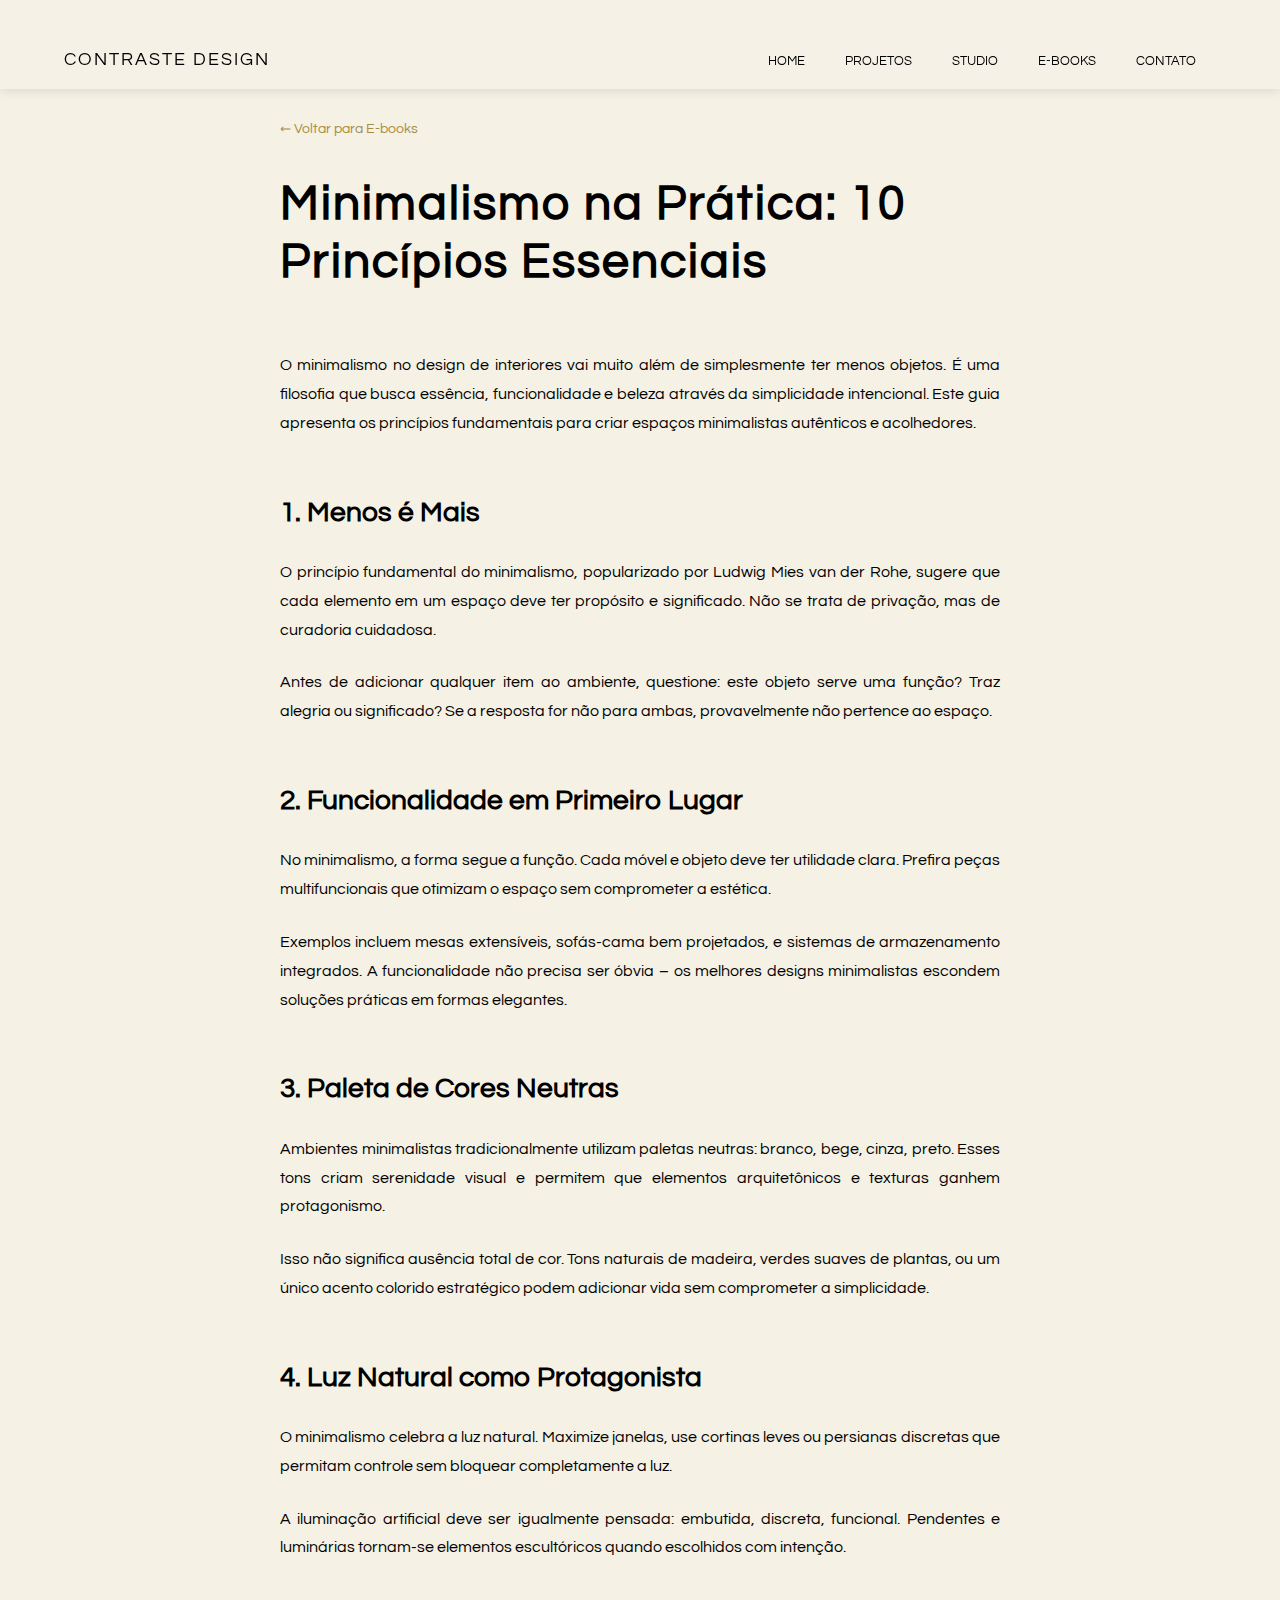
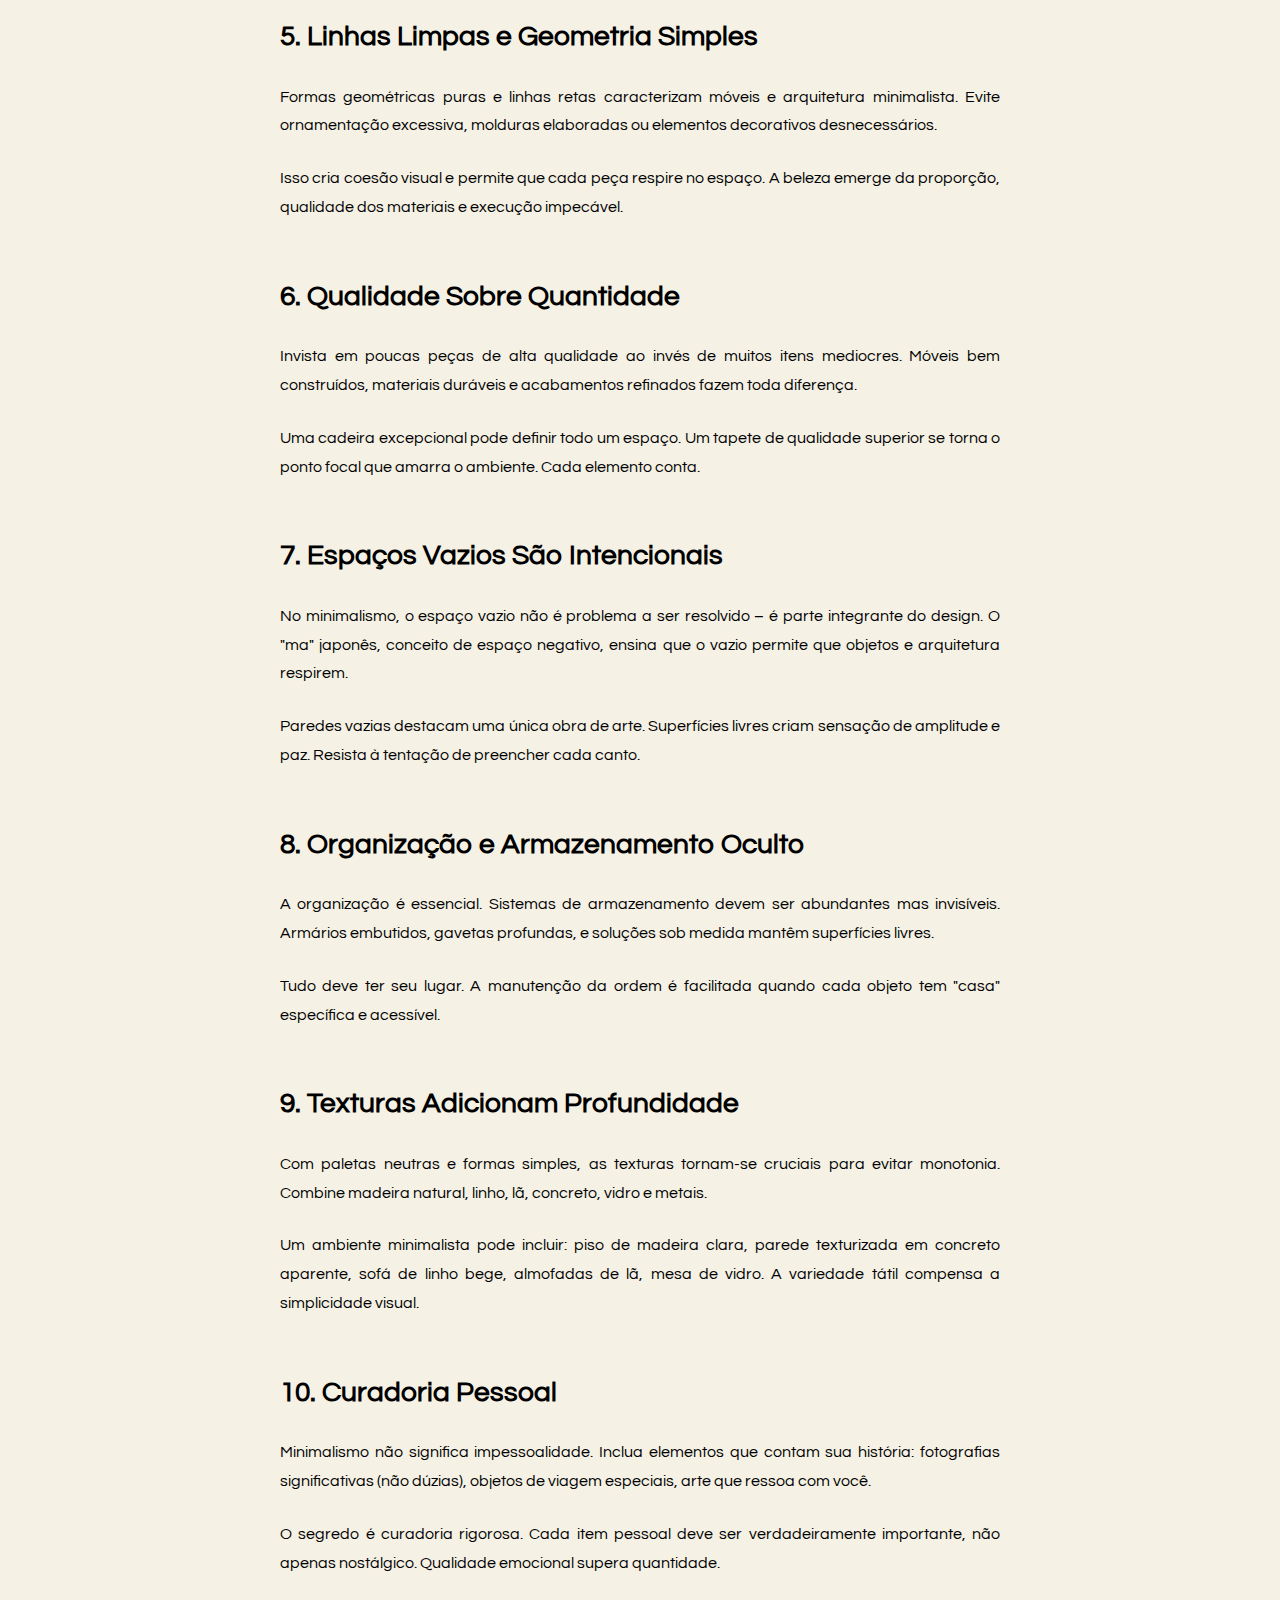
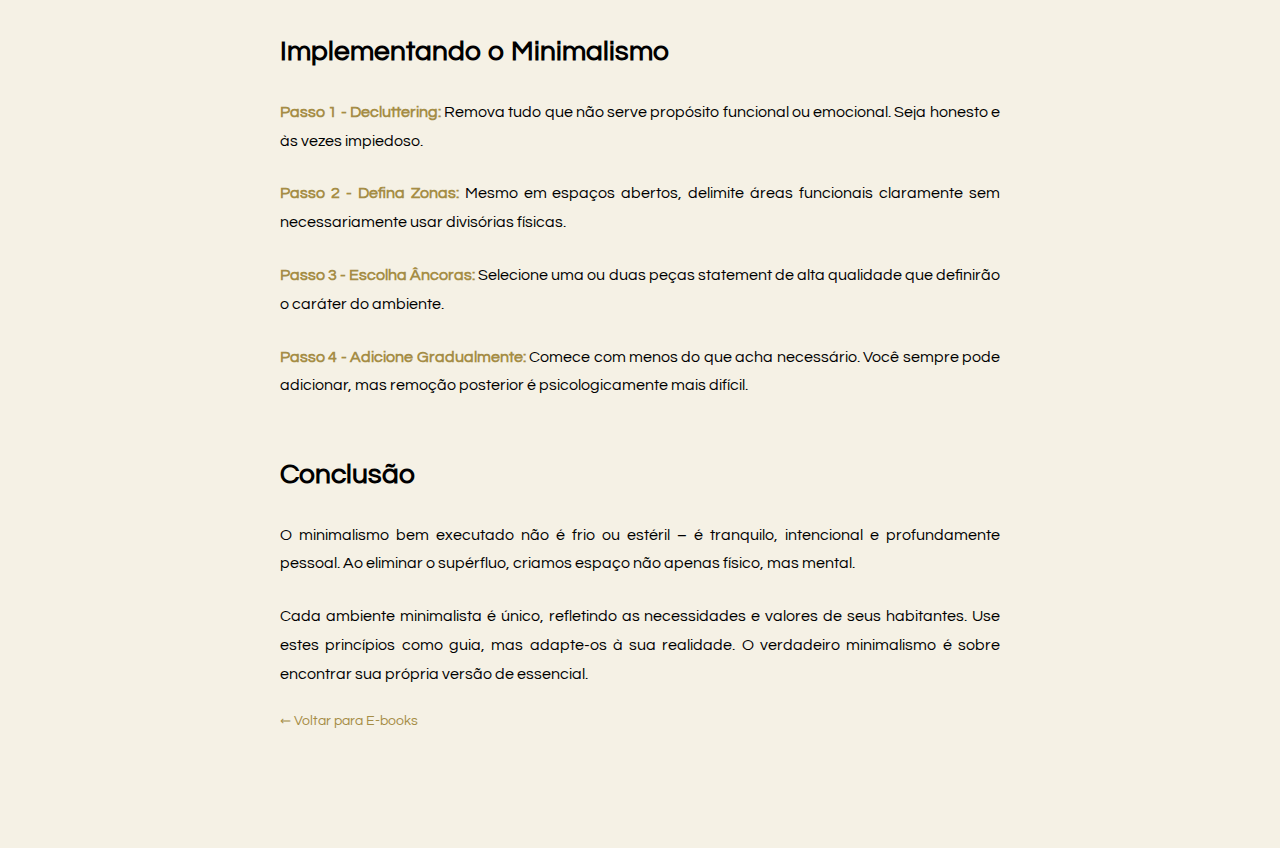
<file: ebook-minimalismo.html>
<!DOCTYPE html>
<html lang="pt">
  <head>
    <meta charset="UTF-8">
    <meta http-equiv="X-UA-Compatible" content="IE=edge">
    <meta name="viewport" content="width=device-width, initial-scale=1.0">
    <title>Minimalismo na Prática: 10 Princípios Essenciais - Contraste Design</title>
    <link rel="preconnect" href="https://fonts.googleapis.com">
    <link rel="preconnect" href="https://fonts.gstatic.com" crossorigin>
    <link href="https://fonts.googleapis.com/css2?family=Questrial&display=swap" rel="stylesheet">
    <link rel="stylesheet" href="style.css">
  </head>
  <body>
    <!-- HEADER -->
    <div id="header" class="scrolled">
      <div class="container">
        <nav>
          <a href="index.html" class="logo no-underline">CONTRASTE DESIGN</a>
          <ul>
            <li><a href="index.html#home">HOME</a></li>
            <li><a href="index.html#projetos">PROJETOS</a></li>
            <li><a href="index.html#STÚDIO">STUDIO</a></li>
            <li><a href="ebooks.html">E-BOOKS</a></li>
            <li><a href="index.html#contato">CONTATO</a></li>
          </ul>
        </nav>
      </div>
    </div>

    <!-- CONTEÚDO DO E-BOOK -->
    <div id="ebook-page">
      <div class="container-ebook">
        <a href="ebooks.html" class="back-link">← Voltar para E-books</a>
        
        <h1 class="ebook-title">Minimalismo na Prática: 10 Princípios Essenciais</h1>
        
        <div class="ebook-content">
          <p>O minimalismo no design de interiores vai muito além de simplesmente ter menos objetos. É uma filosofia que busca essência, funcionalidade e beleza através da simplicidade intencional. Este guia apresenta os princípios fundamentais para criar espaços minimalistas autênticos e acolhedores.</p>

          <h2>1. Menos é Mais</h2>
          <p>O princípio fundamental do minimalismo, popularizado por Ludwig Mies van der Rohe, sugere que cada elemento em um espaço deve ter propósito e significado. Não se trata de privação, mas de curadoria cuidadosa.</p>
          
          <p>Antes de adicionar qualquer item ao ambiente, questione: este objeto serve uma função? Traz alegria ou significado? Se a resposta for não para ambas, provavelmente não pertence ao espaço.</p>

          <h2>2. Funcionalidade em Primeiro Lugar</h2>
          <p>No minimalismo, a forma segue a função. Cada móvel e objeto deve ter utilidade clara. Prefira peças multifuncionais que otimizam o espaço sem comprometer a estética.</p>
          
          <p>Exemplos incluem mesas extensíveis, sofás-cama bem projetados, e sistemas de armazenamento integrados. A funcionalidade não precisa ser óbvia – os melhores designs minimalistas escondem soluções práticas em formas elegantes.</p>

          <h2>3. Paleta de Cores Neutras</h2>
          <p>Ambientes minimalistas tradicionalmente utilizam paletas neutras: branco, bege, cinza, preto. Esses tons criam serenidade visual e permitem que elementos arquitetônicos e texturas ganhem protagonismo.</p>
          
          <p>Isso não significa ausência total de cor. Tons naturais de madeira, verdes suaves de plantas, ou um único acento colorido estratégico podem adicionar vida sem comprometer a simplicidade.</p>

          <h2>4. Luz Natural como Protagonista</h2>
          <p>O minimalismo celebra a luz natural. Maximize janelas, use cortinas leves ou persianas discretas que permitam controle sem bloquear completamente a luz.</p>
          
          <p>A iluminação artificial deve ser igualmente pensada: embutida, discreta, funcional. Pendentes e luminárias tornam-se elementos escultóricos quando escolhidos com intenção.</p>

          <h2>5. Linhas Limpas e Geometria Simples</h2>
          <p>Formas geométricas puras e linhas retas caracterizam móveis e arquitetura minimalista. Evite ornamentação excessiva, molduras elaboradas ou elementos decorativos desnecessários.</p>
          
          <p>Isso cria coesão visual e permite que cada peça respire no espaço. A beleza emerge da proporção, qualidade dos materiais e execução impecável.</p>

          <h2>6. Qualidade Sobre Quantidade</h2>
          <p>Invista em poucas peças de alta qualidade ao invés de muitos itens mediocres. Móveis bem construídos, materiais duráveis e acabamentos refinados fazem toda diferença.</p>
          
          <p>Uma cadeira excepcional pode definir todo um espaço. Um tapete de qualidade superior se torna o ponto focal que amarra o ambiente. Cada elemento conta.</p>

          <h2>7. Espaços Vazios São Intencionais</h2>
          <p>No minimalismo, o espaço vazio não é problema a ser resolvido – é parte integrante do design. O "ma" japonês, conceito de espaço negativo, ensina que o vazio permite que objetos e arquitetura respirem.</p>
          
          <p>Paredes vazias destacam uma única obra de arte. Superfícies livres criam sensação de amplitude e paz. Resista à tentação de preencher cada canto.</p>

          <h2>8. Organização e Armazenamento Oculto</h2>
          <p>A organização é essencial. Sistemas de armazenamento devem ser abundantes mas invisíveis. Armários embutidos, gavetas profundas, e soluções sob medida mantêm superfícies livres.</p>
          
          <p>Tudo deve ter seu lugar. A manutenção da ordem é facilitada quando cada objeto tem "casa" específica e acessível.</p>

          <h2>9. Texturas Adicionam Profundidade</h2>
          <p>Com paletas neutras e formas simples, as texturas tornam-se cruciais para evitar monotonia. Combine madeira natural, linho, lã, concreto, vidro e metais.</p>
          
          <p>Um ambiente minimalista pode incluir: piso de madeira clara, parede texturizada em concreto aparente, sofá de linho bege, almofadas de lã, mesa de vidro. A variedade tátil compensa a simplicidade visual.</p>

          <h2>10. Curadoria Pessoal</h2>
          <p>Minimalismo não significa impessoalidade. Inclua elementos que contam sua história: fotografias significativas (não dúzias), objetos de viagem especiais, arte que ressoa com você.</p>
          
          <p>O segredo é curadoria rigorosa. Cada item pessoal deve ser verdadeiramente importante, não apenas nostálgico. Qualidade emocional supera quantidade.</p>

          <h2>Implementando o Minimalismo</h2>
          <p><strong>Passo 1 - Decluttering:</strong> Remova tudo que não serve propósito funcional ou emocional. Seja honesto e às vezes impiedoso.</p>
          
          <p><strong>Passo 2 - Defina Zonas:</strong> Mesmo em espaços abertos, delimite áreas funcionais claramente sem necessariamente usar divisórias físicas.</p>
          
          <p><strong>Passo 3 - Escolha Âncoras:</strong> Selecione uma ou duas peças statement de alta qualidade que definirão o caráter do ambiente.</p>
          
          <p><strong>Passo 4 - Adicione Gradualmente:</strong> Comece com menos do que acha necessário. Você sempre pode adicionar, mas remoção posterior é psicologicamente mais difícil.</p>

          <h2>Conclusão</h2>
          <p>O minimalismo bem executado não é frio ou estéril – é tranquilo, intencional e profundamente pessoal. Ao eliminar o supérfluo, criamos espaço não apenas físico, mas mental.</p>
          
          <p>Cada ambiente minimalista é único, refletindo as necessidades e valores de seus habitantes. Use estes princípios como guia, mas adapte-os à sua realidade. O verdadeiro minimalismo é sobre encontrar sua própria versão de essencial.</p>
        </div>

        <a href="ebooks.html" class="back-link">← Voltar para E-books</a>
      </div>
    </div>

  </body>
</html>
</file>
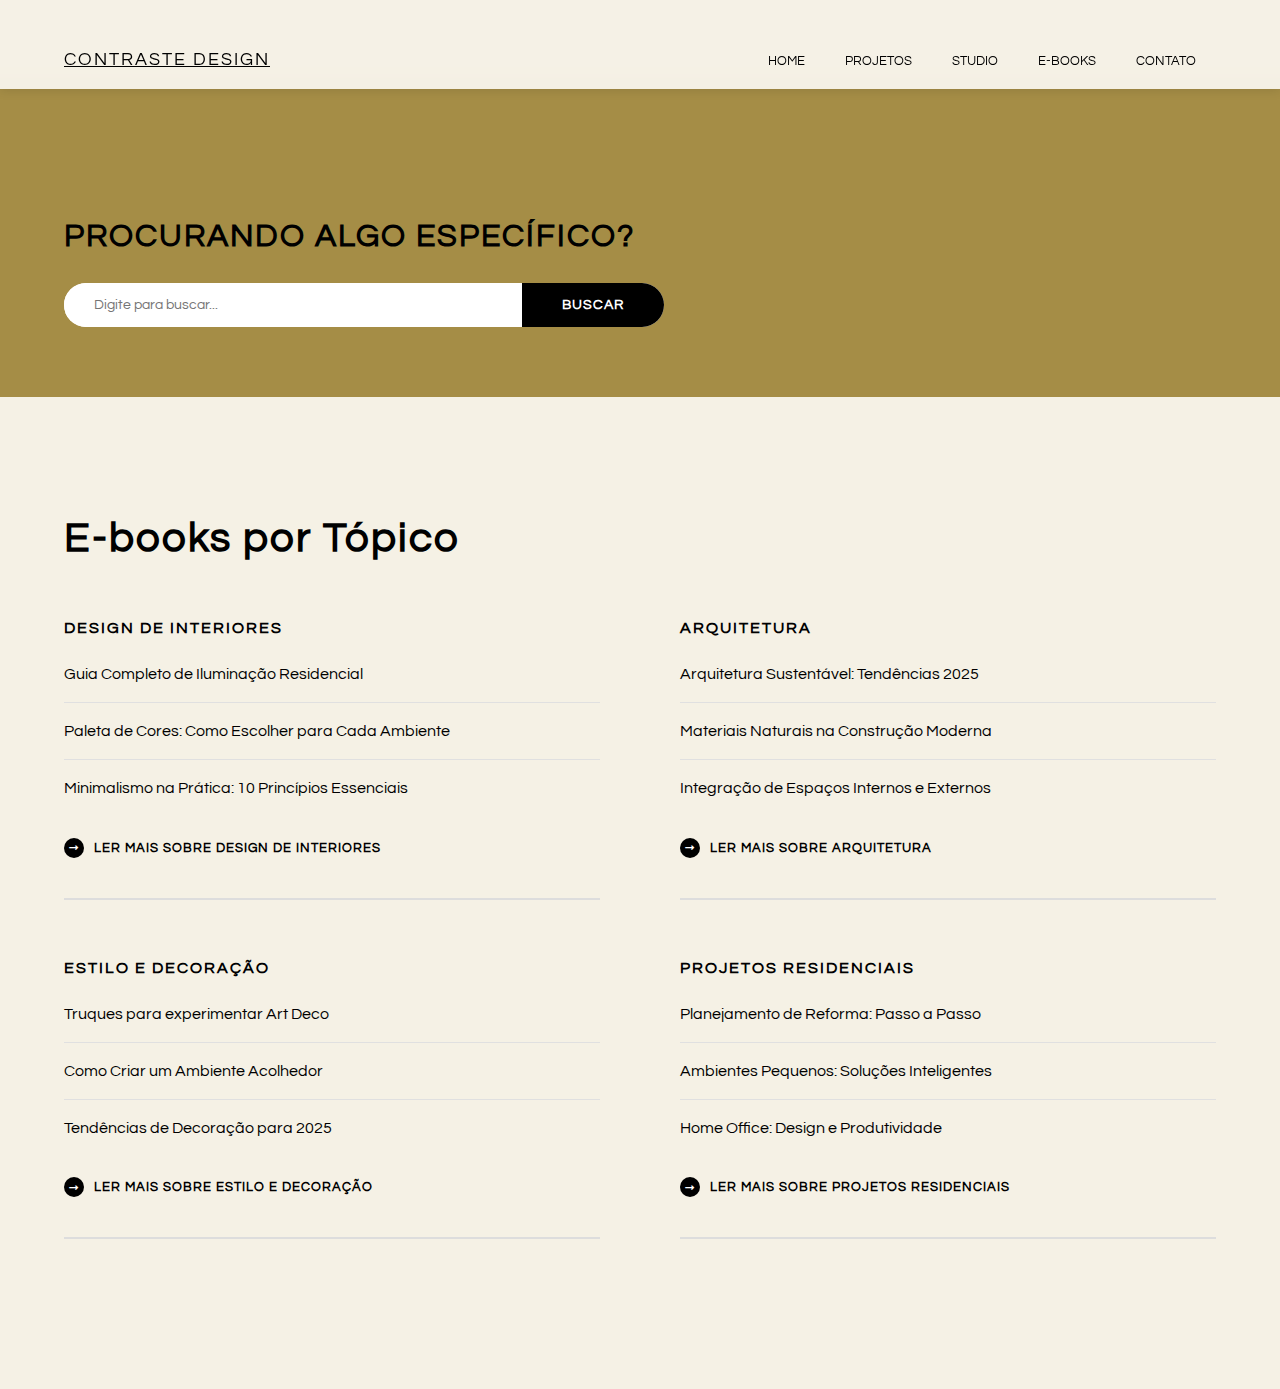
<file: ebooks.html>
<!DOCTYPE html>
<html lang="pt">
  <head>
    <meta charset="UTF-8">
    <meta http-equiv="X-UA-Compatible" content="IE=edge">
    <meta name="viewport" content="width=device-width, initial-scale=1.0">
    <title>E-books - Contraste Design</title>
    <link rel="preconnect" href="https://fonts.googleapis.com">
    <link rel="preconnect" href="https://fonts.gstatic.com" crossorigin>
    <link href="https://fonts.googleapis.com/css2?family=Questrial&display=swap" rel="stylesheet">
    <link rel="stylesheet" href="style.css">
  </head>
  <body>
<!-- HEADER -->
<div id="header" class="scrolled">
  <div class="container">
    <nav>
      <a href="index.html" class="logo">CONTRASTE DESIGN</a>
      
      <!-- Botão hambúrguer (apenas mobile) -->
      <button class="menu-toggle" aria-label="Menu">
        <span></span>
        <span></span>
        <span></span>
      </button>
      
      <ul>
        <li><a href="index.html#home">HOME</a></li>
        <li><a href="index.html#projetos">PROJETOS</a></li>
        <li><a href="index.html#STÚDIO">STUDIO</a></li>
        <li><a href="ebooks.html">E-BOOKS</a></li>
        <li><a href="index.html#contato">CONTATO</a></li>
      </ul>
    </nav>
  </div>
</div>

<!-- Overlay do menu (apenas mobile) -->
<div class="menu-overlay"></div>

    <!-- SEÇÃO E-BOOKS -->
    <div id="ebooks">
      <div id="ebooks-hero">
        <div class="container">
          <h1>PROCURANDO ALGO ESPECÍFICO?</h1>
          <div class="search-box">
            <input type="text" placeholder="Digite para buscar...">
            <button>BUSCAR</button>
          </div>
        </div>
      </div>

      <div id="ebooks-content">
        <div class="container">
          <h2 class="ebooks-title">E-books por Tópico</h2>
          
          <div class="topics-grid">
            <!-- Tópico 1: DESIGN DE INTERIORES -->
            <div class="topic-column">
              <h3 class="topic-title">DESIGN DE INTERIORES</h3>
              <ul class="ebooks-list">
                <li><a href="ebook-iluminacao.html">Guia Completo de Iluminação Residencial</a></li>
                <li><a href="ebook-cores.html">Paleta de Cores: Como Escolher para Cada Ambiente</a></li>
                <li><a href="ebook-minimalismo.html">Minimalismo na Prática: 10 Princípios Essenciais</a></li>
              </ul>
              <a href="#" class="read-more">
                <span class="arrow">→</span> LER MAIS SOBRE DESIGN DE INTERIORES
              </a>
            </div>

            <!-- Tópico 2: ARQUITETURA -->
            <div class="topic-column">
              <h3 class="topic-title">ARQUITETURA</h3>
              <ul class="ebooks-list">
                <li><a href="ebook-arquitetura-sustentavel.html">Arquitetura Sustentável: Tendências 2025</a></li>
                <li><a href="ebook-materiais-naturais.html">Materiais Naturais na Construção Moderna</a></li>
                <li><a href="ebook-integração-espaços.html">Integração de Espaços Internos e Externos</a></li>
              </ul>
              <a href="#" class="read-more">
                <span class="arrow">→</span> LER MAIS SOBRE ARQUITETURA
              </a>
            </div>
          </div>

          <div class="topics-grid">
            <!-- Tópico 3: ESTILO E DECORAÇÃO -->
            <div class="topic-column">
              <h3 class="topic-title">ESTILO E DECORAÇÃO</h3>
              <ul class="ebooks-list">
                <li><a href="ebook-artdeco.html">Truques para experimentar Art Deco</a></li>
                <li><a href="#">Como Criar um Ambiente Acolhedor</a></li>
                <li><a href="#">Tendências de Decoração para 2025</a></li>
              </ul>
              <a href="#" class="read-more">
                <span class="arrow">→</span> LER MAIS SOBRE ESTILO E DECORAÇÃO
              </a>
            </div>

            <!-- Tópico 4: PROJETOS RESIDENCIAIS -->
            <div class="topic-column">
              <h3 class="topic-title">PROJETOS RESIDENCIAIS</h3>
              <ul class="ebooks-list">
                <li><a href="#">Planejamento de Reforma: Passo a Passo</a></li>
                <li><a href="#">Ambientes Pequenos: Soluções Inteligentes</a></li>
                <li><a href="#">Home Office: Design e Produtividade</a></li>
              </ul>
              <a href="#" class="read-more">
                <span class="arrow">→</span> LER MAIS SOBRE PROJETOS RESIDENCIAIS
              </a>
            </div>
          </div>
        </div>
      </div>
    </div>
<script>
      // Menu mobile
      const menuToggle = document.querySelector('.menu-toggle');
      const navMenu = document.querySelector('nav ul');
      const menuOverlay = document.querySelector('.menu-overlay');
      const menuLinks = document.querySelectorAll('nav ul li a');

      // Abre/fecha o menu
      menuToggle.addEventListener('click', () => {
        menuToggle.classList.toggle('active');
        navMenu.classList.toggle('active');
        menuOverlay.classList.toggle('active');
        document.body.style.overflow = navMenu.classList.contains('active') ? 'hidden' : '';
      });

      // Fecha o menu ao clicar no overlay
      menuOverlay.addEventListener('click', () => {
        menuToggle.classList.remove('active');
        navMenu.classList.remove('active');
        menuOverlay.classList.remove('active');
        document.body.style.overflow = '';
      });

      // Fecha o menu ao clicar em um link
      menuLinks.forEach(link => {
        link.addEventListener('click', () => {
          menuToggle.classList.remove('active');
          navMenu.classList.remove('active');
          menuOverlay.classList.remove('active');
          document.body.style.overflow = '';
        });
      });
    </script>
  </body>
</html>
  </body>
</html>
</file>
<file: style.css>
*{
    margin: 0;
    padding: 0;
    font-family: 'Questrial', sans-serif;
    box-sizing: border-box;
}
body{
    background: #f5f1e5;
    color: #000000;
}

/* ========== HEADER ========== */
#header{
  width: 100%; 
  height: auto;
  position: fixed;
  top: 0;
  z-index: 1000;
  background: transparent;
  backdrop-filter: blur(10px);
  box-shadow: 0 2px 10px rgba(0, 0, 0, 0.1);
  transition: background-color 0.3s ease;
}

.container{
    padding: 10px 5%;
    font-size: 18px;
    margin-top: 30px;
}

nav{
    display: flex;
    align-items: center;
    justify-content: space-between;
    flex-wrap: wrap;
}

/* Logo - branca por padrão (sobre slider) */
.logo{
    color: #ffffff;
    font-weight: 500;
    letter-spacing: 2px;
    transition: color 0.3s ease;
}

nav ul li{
    display: inline-block;
    list-style: none;
    margin: 10px 20px;
}

/* Links - brancos por padrão (sobre slider) */
nav ul li a{
    color: #ffffff;
    text-decoration: none;
    font-size: 13px;
    position: relative;
    transition: color 0.3s ease;
}

nav ul li a::after{
    content: '';
    width: 0;
    height: 3px;
    background: #ffffff;
    position: absolute;
    left: 0;
    bottom: -6px;
    transition: 0.5s;
}

nav ul li a:hover::after{
    width: 100%;
}

/* ========== QUANDO ROLA PARA STÚDIO ========== */
#header.scrolled {
    background: rgba(245, 241, 229, 0.98);
}

#header.scrolled .logo {
    color: #000000 !important;
}

#header.scrolled nav ul li a {
    color: #000000 !important;
}

#header.scrolled nav ul li a::after {
    background: #a58d46;
}

/* ========== SLIDER HOME ========== */
#home {
    margin-top: 0;
    position: relative;
    height: 100vh;
    overflow: hidden;
}

.slider {
    position: relative;
    width: 100%;
    height: 100%;
}

.slide {
    position: absolute;
    width: 100%;
    height: 100%;
    opacity: 0;
    transition: opacity 1s ease-in-out;
}

.slide.active {
    opacity: 1;
}

.slide img {
    width: 100%;
    height: 100%;
    object-fit: cover;
}

.slide-content {
    position: absolute;
    bottom: 80px;
    left: 50%;
    transform: translateX(-50%);
    text-align: center;
    width: 90%;
    max-width: 800px;
    z-index: 2;
    color: #fff;
}

.slide-content h2 {
    font-size: 36px;
    font-weight: 600;
    letter-spacing: 4px;
    margin-bottom: 20px;
    text-transform: uppercase;
}

.slide-content p {
    font-size: 16px;
    line-height: 1.6;
    font-weight: 300;
}

/* SETAS DE NAVEGAÇÃO */
.slider-nav {
    position: absolute;
    top: 50%;
    transform: translateY(-50%);
    width: 100%;
    display: flex;
    justify-content: space-between;
    padding: 0 40px;
    z-index: 100;
}

.slider-btn {
    background: transparent;
    border: none;
    color: #fff;
    font-size: 30px;
    width: 50px;
    height: 50px;
    cursor: pointer;
    border-radius: 50%;
    transition: all 0.3s;
    backdrop-filter: blur(2px);
}

.slider-btn:hover {
    background: rgba(255, 255, 255, 0.4);
    transform: scale(1.1);
}

/* INDICADORES */
.slider-dots {
    position: absolute;
    bottom: 30px;
    left: 50%;
    transform: translateX(-50%);
    display: flex;
    gap: 12px;
    z-index: 100;
}

.dot {
    width: 12px;
    height: 12px;
    border-radius: 50%;
    background: rgba(255, 255, 255, 0.5);
    cursor: pointer;
    transition: all 0.3s;
}

.dot.active {
    background: #fff;
    width: 30px;
    border-radius: 6px;
}

/* ========== SEÇÃO PROJETOS ========== */
#projetos{
    padding: 80px 0;
    background: #f5f1e5;
}

.section-title{
    font-size: 36px;
    font-weight: 600;
    letter-spacing: 3px;
    text-align: center;
    margin-bottom: 60px;
    color: #000000;
}

.projetos-grid{
    display: grid;
    grid-template-columns: repeat(3, 1fr);
    gap: 40px;
}

.projeto-card{
    text-decoration: none;
    color: #000000;
    display: block;
    transition: transform 0.3s ease;
}

.projeto-card:hover{
    transform: translateY(-10px);
}

.projeto-img{
    position: relative;
    width: 100%;
    height: 400px;
    overflow: hidden;
    margin-bottom: 20px;
}

.projeto-img img{
    width: 100%;
    height: 100%;
    object-fit: cover;
    transition: transform 0.5s ease;
}

.projeto-card:hover .projeto-img img{
    transform: scale(1.05);
}

/* Overlay que aparece ao passar o mouse */
.projeto-overlay{
    position: absolute;
    top: 0;
    left: 0;
    width: 100%;
    height: 100%;
    background: rgba(0, 0, 0, 0.5);
    display: flex;
    align-items: center;
    justify-content: center;
    opacity: 0;
    transition: opacity 0.3s ease;
}

.projeto-card:hover .projeto-overlay{
    opacity: 1;
}

.ver-mais{
    color: #ffffff;
    font-size: 16px;
    font-weight: 500;
    letter-spacing: 1px;
}

/* Informações do projeto */
.projeto-info{
    padding: 0 10px;
}

.projeto-titulo{
    font-size: 18px;
    font-weight: 600;
    letter-spacing: 2px;
    margin-bottom: 15px;
    color: #000000;
}

.projeto-descricao{
    font-size: 14px;
    line-height: 1.6;
    color: #666;
    margin-bottom: 20px;
}

.projeto-meta{
    display: flex;
    gap: 8px;
    font-size: 11px;
    letter-spacing: 1px;
    color: #999;
}

.projeto-meta span{
    text-transform: uppercase;
}

/* Texto vertical "RECENT" nas laterais */
.projetos-grid::before,
.projetos-grid::after{
    content: 'RECENTE';
    position: absolute;
    font-size: 14px;
    letter-spacing: 3px;
    color: #ccc;
    writing-mode: vertical-rl;
    text-orientation: mixed;
}

.projetos-grid::before{
    left: 20px;
    top: 50%;
    transform: translateY(-50%) rotate(180deg);
}

.projetos-grid::after{
    right: 20px;
    top: 50%;
    transform: translateY(-50%);
}

/* Container com posição relativa para os "RECENT" */
#projetos .container{
    position: relative;
}

/* ========== RESPONSIVE PROJETOS ========== */
@media (max-width: 1024px) {
    .projetos-grid{
        grid-template-columns: repeat(2, 1fr);
        gap: 30px;
    }
}

@media (max-width: 768px) {
    .projetos-grid{
        grid-template-columns: 1fr;
        gap: 40px;
    }
    
    .section-title{
        font-size: 28px;
        margin-bottom: 40px;
    }
    
    .projeto-img{
        height: 300px;
    }
    
    .projetos-grid::before,
    .projetos-grid::after{
        display: none;
    }
}

/* ========== SEÇÃO STÚDIO ========== */
#STÚDIO{
    padding: 80px 0;
    color: #000000;
}

.row{
    display: flex;
    justify-content: space-between;
    align-items: center;  /* Centraliza verticalmente */
    flex-wrap: wrap;
}

.STÚDIO-col-1 img {
    width: 100%;
    max-width: 600px; 
    height: auto;
    border-radius: 0px;
}

.STÚDIO-col-1{
    flex-basis: 45%;
}

.STÚDIO-col-2{
    flex-basis: 50%;
    display: flex;
    flex-direction: column;
    align-items: center;  /* Centraliza horizontalmente todo o conteúdo */
}

.sub-title{
    font-size: 16px;
    font-weight: 600;
    letter-spacing: 3px;
    color: #000000;
    text-align: center;
    margin-bottom: 10px;
    text-transform: uppercase;
    position: relative;
    padding-bottom: 20px;
}

/* Linha abaixo do título SOBRE */
.sub-title::after{
    content: '';
    width: 60px;
    height: 1px;
    background: #000000;
    position: absolute;
    bottom: 0;
    left: 50%;
    transform: translateX(-50%);
}

.STÚDIO-col-2 p{
    font-size: 15px;
    line-height: 1.8;
    color: #000000;
    text-align: justify;
    margin-bottom: 25px;
    margin-top: 30px;  /* Espaço após a linha */
    max-width: 100%;
}

.STÚDIO-col-2 p:first-of-type{
    margin-top: 30px;
}

/* Responsive */
@media (max-width: 768px) {
    #STÚDIO{
        padding: 60px 0;
    }
    
    .STÚDIO-col-1, .STÚDIO-col-2 {
        flex-basis: 100%;
    }
    
    .STÚDIO-col-1{
        margin-bottom: 40px;
    }
    
    .sub-title{
        font-size: 14px;
        margin-bottom: 10px;
    }
    
    .STÚDIO-col-2 p{
        font-size: 14px;
        text-align: left;
    }
}


/* ========== SEÇÃO CONTATO ========== */
#contato{
    padding: 80px 0;
    color: #000000;
    background: #f5f1e5;
}

#contato .row{
    display: flex;
    justify-content: space-between;
    flex-wrap: wrap;
    align-items: center;
}

.contato-col-1{
    flex-basis: 55%;
    text-align: center;
}

.contato-col-2{
    flex-basis: 40%;
}

.contato-col-2 img {
    width: 100%;
    max-width: 500px;
    height: auto;
    border-radius: 0px;
}

/* Título CONTATO -  */
.contato-col-1 .sub-title{
    font-size: 16px;
    font-weight: 600;
    letter-spacing: 3px;
    text-align: center;
    text-transform: uppercase;
    margin-bottom: 10px;
    position: relative;
    padding-bottom: 20px;
}

/* Linha abaixo do título CONTATO */
.contato-col-1 .sub-title::after{
    content: '';
    width: 60px;
    height: 1px;
    background: #000000;
    position: absolute;
    bottom: 0;
    left: 50%;
    transform: translateX(-50%);
}

.contato-col-1 > p{
    text-align: center;
    max-width: 600px;
    margin: 30px auto 40px auto;
    font-size: 15px;
    line-height: 1.8;
}

.contato-info{
    margin: 40px auto;
    max-width: 600px;
}

.info-item{
    margin-bottom: 30px;
    text-align: center;
}

.info-item h3{
    font-size: 16px;  /* Mesmo tamanho do título SOBRE */
    font-weight: 600;
    color: #a58d46;
    margin-bottom: 8px;
    letter-spacing: 3px;  /* Mesmo espaçamento */
    text-transform: uppercase;
}

.info-item p{
    font-size: 15px;
    color: #000000;
    font-weight: 400;
}

.social-links{
    display: flex;
    gap: 30px;
    margin-top: 40px;
    justify-content: center;
}

.social-links a{
    color: #000000;
    text-decoration: none;
    font-size: 16px;
    font-weight: 500;
    position: relative;
    transition: color 0.3s;
}

.social-links a::after{
    content: '';
    width: 0;
    height: 2px;
    background: #a58d46;
    position: absolute;
    left: 0;
    bottom: -5px;
    transition: 0.5s;
}

.social-links a:hover{
    color: #a58d46;
}

.social-links a:hover::after{
    width: 100%;
}

/* Responsive para CONTATO */
@media (max-width: 768px) {
    #contato{
        padding: 60px 0;
    }
    
    .contato-col-1, .contato-col-2 {
        flex-basis: 100%;
    }
    
    .contato-col-1{
        margin-bottom: 40px;
    }
    
    .social-links{
        gap: 20px;
        flex-wrap: wrap;
    }
}


/* ========== RESPONSIVE ========== */
@media (max-width: 768px) {
    nav ul {
        gap: 10px;
    }

    nav ul li {
        margin: 10px 10px;
    }

    nav ul li a {
        font-size: 11px;
    }

    .slide-content h2 {
        font-size: 24px;
    }

    .slide-content p {
        font-size: 14px;
    }

    .slider-nav {
        padding: 0 20px;
    }

    .slider-btn {
        width: 40px;
        height: 40px;
        font-size: 24px;
    }

    .STÚDIO-col-1, .STÚDIO-col-2 {
        flex-basis: 100%;
    }
}

/* ========== SEÇÃO E-BOOKS ========== */

/* Hero com busca */
#ebooks-hero{
    background: #a58d46;
    padding: 100px 0 60px 0;
    margin-top: 80px;
}

#ebooks-hero h1{
    color: #000000;
    font-size: 32px;
    font-weight: 600;
    letter-spacing: 2px;
    margin-bottom: 30px;
}

.search-box{
    display: flex;
    max-width: 600px;
    background: #fff;
    border-radius: 50px;
    overflow: hidden;
}

.search-box input{
    flex: 1;
    padding: 15px 30px;
    border: none;
    font-family: 'Questrial', sans-serif;
    font-size: 14px;
    outline: none;
}

.search-box button{
    background: #000;
    color: #fff;
    border: none;
    padding: 15px 40px;
    font-family: 'Questrial', sans-serif;
    font-size: 14px;
    font-weight: 600;
    letter-spacing: 1px;
    cursor: pointer;
    transition: background 0.3s;
}

.search-box button:hover{
    background: #333;
}

/* Conteúdo dos E-books */
#ebooks-content{
    padding: 80px 0;
    background: #f5f1e5;
}

.ebooks-title{
    font-size: 42px;
    font-weight: 600;
    letter-spacing: 2px;
    margin-bottom: 60px;
    color: #000000;
}

.topics-grid{
    display: grid;
    grid-template-columns: repeat(2, 1fr);
    gap: 80px;
    margin-bottom: 60px;
}

.topic-column{
    border-bottom: 2px solid #ddd;
    padding-bottom: 40px;
}

.topic-title{
    font-size: 16px;
    font-weight: 600;
    letter-spacing: 2px;
    margin-bottom: 30px;
    color: #000000;
}

.ebooks-list{
    list-style: none;
    margin: 0;
    padding: 0;
}

.ebooks-list li{
    margin-bottom: 20px;
    padding-bottom: 20px;
    border-bottom: 1px solid #e0e0e0;
}

.ebooks-list li:last-child{
    border-bottom: none;
}

.ebooks-list li a{
    color: #000000;
    text-decoration: none;
    font-size: 16px;
    font-weight: 500;
    transition: color 0.3s;
    display: block;
}

.ebooks-list li a:hover{
    color: #a58d46;
}

.read-more{
    display: inline-flex;
    align-items: center;
    gap: 10px;
    color: #000000;
    text-decoration: none;
    font-size: 13px;
    font-weight: 600;
    letter-spacing: 1px;
    transition: color 0.3s;
}

.read-more:hover{
    color: #a58d46;
}

.read-more .arrow{
    width: 20px;
    height: 20px;
    background: #000;
    color: #fff;
    border-radius: 50%;
    display: flex;
    align-items: center;
    justify-content: center;
    font-size: 12px;
    transition: background 0.3s;
}

.read-more:hover .arrow{
    background: #a58d46;
}

/* ========== RESPONSIVE E-BOOKS ========== */
@media (max-width: 768px) {
    #ebooks-hero{
        padding: 80px 0 40px 0;
    }
    
    #ebooks-hero h1{
        font-size: 24px;
    }
    
    .search-box{
        flex-direction: column;
        border-radius: 10px;
    }
    
    .search-box button{
        border-radius: 0 0 10px 10px;
    }
    
    .ebooks-title{
        font-size: 32px;
    }
    
    .topics-grid{
        grid-template-columns: 1fr;
        gap: 40px;
    }
}
.no-underline {
    text-decoration: none !important;
}

/* ========== PÁGINA DE E-BOOK INDIVIDUAL ========== */
#ebook-page {
    padding: 120px 0 80px 0;
    background: #f5f1e5;
    min-height: 100vh;
}

.container-ebook {
    max-width: 800px;
    margin: 0 auto;
    padding: 0 40px;
}

.back-link {
    display: inline-block;
    color: #a58d46;
    text-decoration: none;
    font-size: 14px;
    font-weight: 500;
    margin-bottom: 40px;
    transition: color 0.3s;
}

.back-link:hover {
    color: #8a7338;
}

.ebook-title {
    font-size: 48px;
    font-weight: 600;
    letter-spacing: 2px;
    line-height: 1.2;
    margin-bottom: 60px;
    color: #000000;
}

.ebook-content {
    color: #000000;
    line-height: 1.8;
}

.ebook-content p {
    font-size: 16px;
    margin-bottom: 24px;
    text-align: justify;
}

.ebook-content h2 {
    font-size: 28px;
    font-weight: 600;
    margin-top: 50px;
    margin-bottom: 20px;
    color: #000000;
}

.ebook-content strong {
    font-weight: 600;
    color: #a58d46;
}

/* Responsive */
@media (max-width: 768px) {
    .container-ebook {
        padding: 0 20px;
    }
    
    .ebook-title {
        font-size: 32px;
        margin-bottom: 40px;
    }
    
    .ebook-content h2 {
        font-size: 22px;
    }
    
    .ebook-content p {
        font-size: 15px;
        text-align: left;
    }
}
.copyright{
    width: 100%;
    text-align: center;
    padding: 25px 0;
    font-weight: 300;
    margin-top: 20px;
}










/* ========== MENU MOBILE ========== */
.menu-toggle {
    display: none;
    background: none;
    border: none;
    cursor: pointer;
    padding: 10px;
    z-index: 1001;
}

.menu-toggle span {
    display: block;
    width: 25px;
    height: 2px;
    background: #000000;
    margin: 5px 0;
    transition: 0.3s;
}

/* Quando o header está sobre o slider (branco) */
#header:not(.scrolled) .menu-toggle span {
    background: #ffffff;
}

/* Animação do menu hambúrguer para X */
.menu-toggle.active span:nth-child(1) {
    transform: rotate(45deg) translate(5px, 5px);
}

.menu-toggle.active span:nth-child(2) {
    opacity: 0;
}

.menu-toggle.active span:nth-child(3) {
    transform: rotate(-45deg) translate(7px, -6px);
}

/* Menu mobile */
@media (max-width: 768px) {
    .menu-toggle {
        display: block;
    }
    
    nav {
        justify-content: space-between;
    }
    
    nav ul {
        position: fixed;
        top: 0;
        right: -100%;
        width: 70%;
        max-width: 300px;
        height: 100vh;
        background: #f5f1e5;
        display: flex !important;  /* Força o display flex */
        flex-direction: column !important;  /* Força coluna */
        justify-content: center;
        align-items: center;
        gap: 40px !important;  /* Espaço entre itens */
        transition: right 0.3s ease;
        z-index: 1000;
        box-shadow: -2px 0 10px rgba(0,0,0,0.1);
        padding: 0;
    }
    
    nav ul.active {
        right: 0;
    }
    
    nav ul li {
        display: block !important;  /* Força block */
        margin: 0 !important;
        list-style: none;
        width: 100%;
        text-align: center;
    }
    
    nav ul li a {
        font-size: 18px;
        color: #000000 !important;
        display: block;
        padding: 10px 0;
    }
    
    /* Remove o efeito de linha do hover no mobile */
    nav ul li a::after {
        display: none;
    }
    
    /* Overlay escuro quando menu está aberto */
    .menu-overlay {
        display: none;
        position: fixed;
        top: 0;
        left: 0;
        width: 100%;
        height: 100vh;
        background: rgba(0, 0, 0, 0.5);
        z-index: 999;
    }
    
    .menu-overlay.active {
        display: block;
    }
}

/* Desktop - menu normal */
@media (min-width: 769px) {
    nav ul {
        display: flex;
        flex-direction: row;
    }
    
    .menu-toggle {
        display: none;
    }
    
    .menu-overlay {
        display: none !important;
    }
}
</file>
